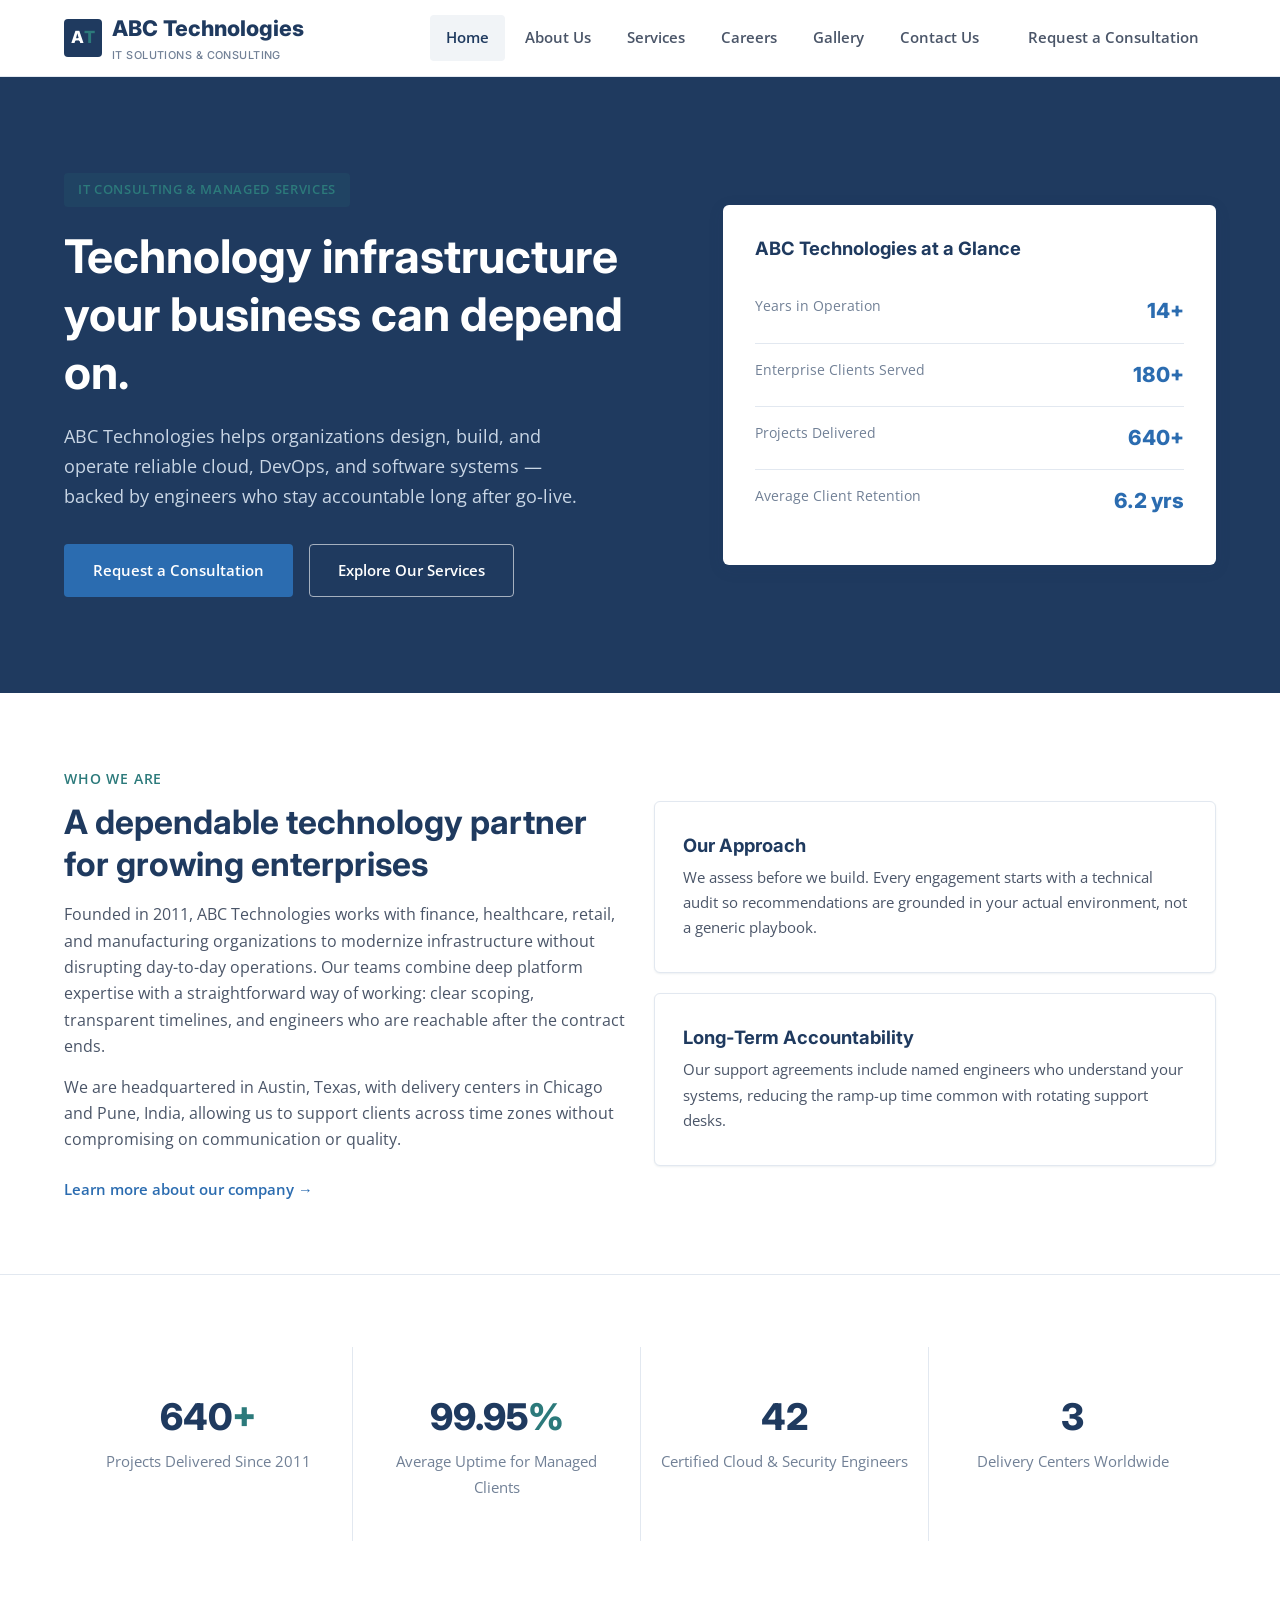
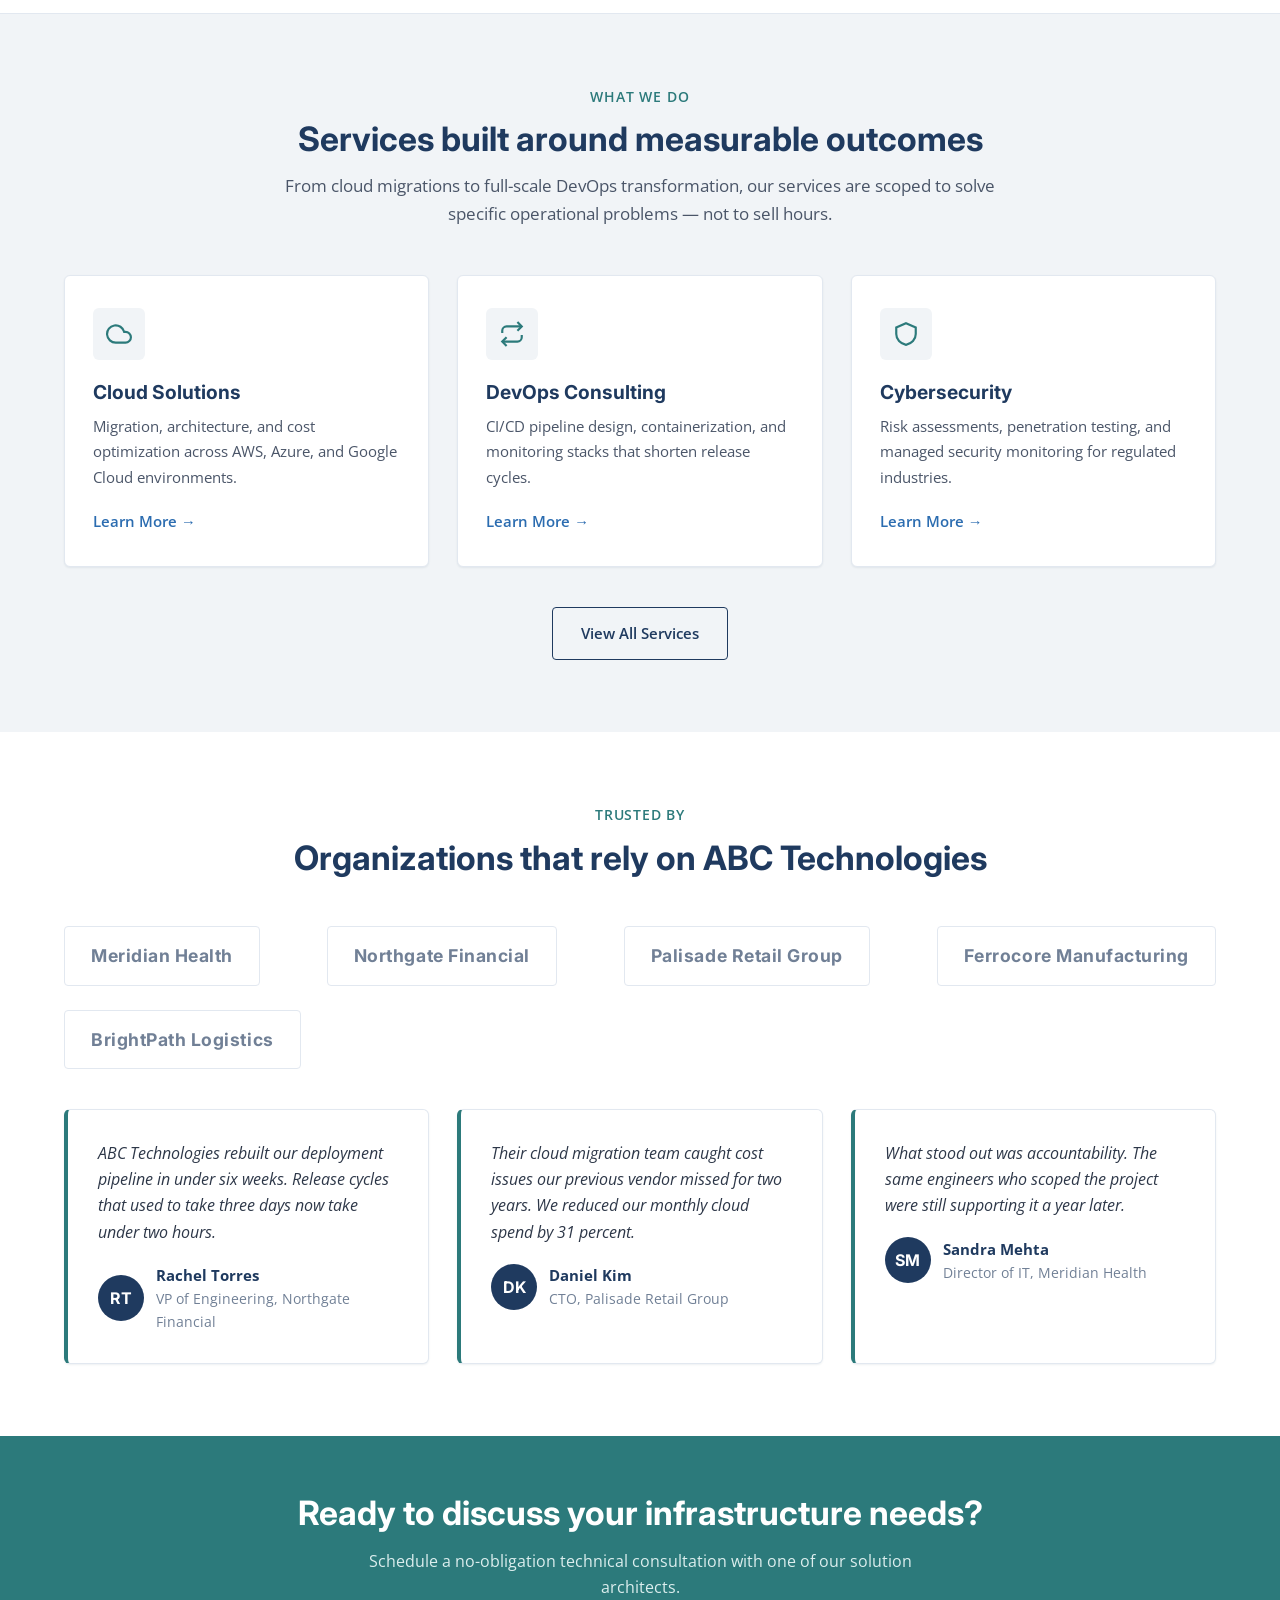
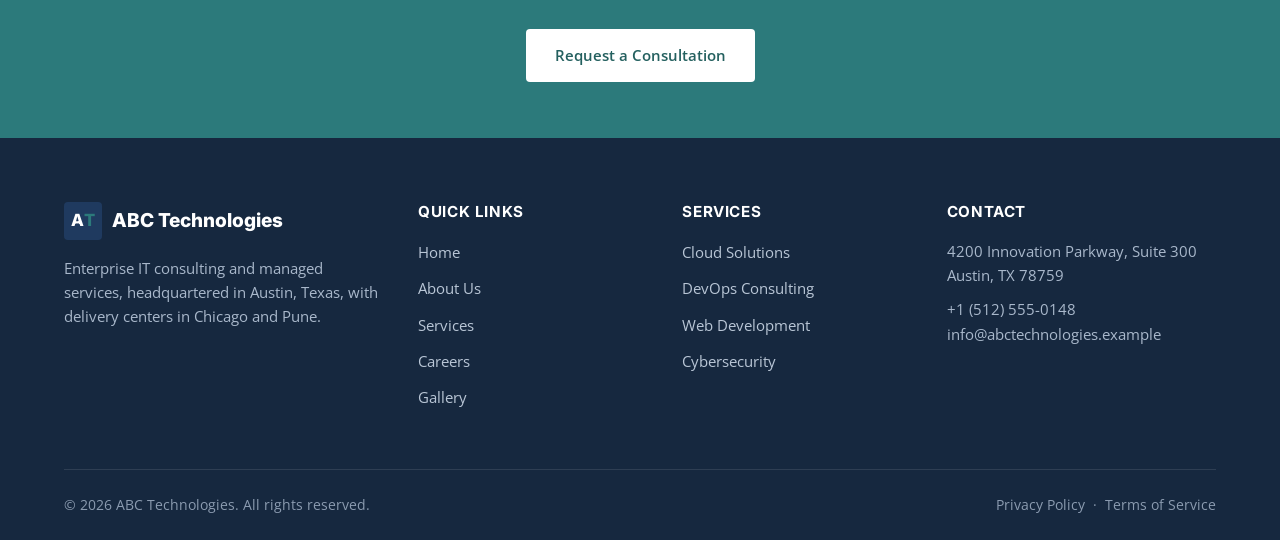
<file: src/main/resources/static/index.html>
<!DOCTYPE html>
<html lang="en">
<head>
  <meta charset="UTF-8">
  <meta name="viewport" content="width=device-width, initial-scale=1.0">
  <title>ABC Technologies | Enterprise IT Solutions &amp; Consulting</title>
  <meta name="description" content="ABC Technologies delivers cloud, DevOps, cybersecurity, and custom software solutions that help mid-size and enterprise organizations modernize with confidence.">
  <meta name="keywords" content="ABC Technologies, IT consulting, cloud solutions, DevOps consulting, cybersecurity, software development">
  <link rel="canonical" href="https://www.abctechnologies.example/">

  <!-- Open Graph -->
  <meta property="og:title" content="ABC Technologies | Enterprise IT Solutions & Consulting">
  <meta property="og:description" content="Cloud, DevOps, cybersecurity, and custom software solutions for growing enterprises.">
  <meta property="og:type" content="website">

  <link rel="preconnect" href="https://fonts.googleapis.com">
  <link rel="preconnect" href="https://fonts.gstatic.com" crossorigin>
  <link href="https://fonts.googleapis.com/css2?family=Inter:wght@600;700;800&family=Open+Sans:wght@400;600;700&display=swap" rel="stylesheet">
  <link rel="stylesheet" href="css/style.css">
</head>
<body>

  <a href="#main-content" class="skip-link">Skip to main content</a>

  <!-- ============ HEADER ============ -->
  <header class="site-header">
    <div class="header-inner">
      <a href="index.html" class="logo">
        <span class="logo-mark">A<span>T</span></span>
        <span>
          ABC Technologies
          <span class="logo-sub">IT SOLUTIONS &amp; CONSULTING</span>
        </span>
      </a>

      <nav class="main-nav" aria-label="Primary navigation">
        <ul>
          <li><a href="index.html" class="active">Home</a></li>
          <li><a href="about.html">About Us</a></li>
          <li><a href="services.html">Services</a></li>
          <li><a href="careers.html">Careers</a></li>
          <li><a href="gallery.html">Gallery</a></li>
          <li><a href="contact.html">Contact Us</a></li>
          <li class="nav-cta"><a href="contact.html" class="btn ">Request a Consultation</a></li>
        </ul>
      </nav>

      <button class="nav-toggle" aria-label="Toggle navigation menu" aria-expanded="false">
        <span></span><span></span><span></span>
      </button>
    </div>
  </header>

  <main id="main-content">

    <!-- ============ HERO ============ -->
    <section class="hero">
      <div class="container hero-inner">
        <div>
          <span class="hero-eyebrow">IT Consulting &amp; Managed Services</span>
          <h1>Technology infrastructure your business can depend on.</h1>
          <p class="lead">ABC Technologies helps organizations design, build, and operate reliable cloud, DevOps, and software systems — backed by engineers who stay accountable long after go-live.</p>
          <div class="hero-actions">
            <a href="contact.html" class="btn btn-primary">Request a Consultation</a>
            <a href="services.html" class="btn btn-secondary">Explore Our Services</a>
          </div>
        </div>

        <div class="hero-panel">
          <h4>ABC Technologies at a Glance</h4>
          <div class="hero-stat-row">
            <span class="label">Years in Operation</span>
            <span class="num">14+</span>
          </div>
          <div class="hero-stat-row">
            <span class="label">Enterprise Clients Served</span>
            <span class="num">180+</span>
          </div>
          <div class="hero-stat-row">
            <span class="label">Projects Delivered</span>
            <span class="num">640+</span>
          </div>
          <div class="hero-stat-row">
            <span class="label">Average Client Retention</span>
            <span class="num">6.2 yrs</span>
          </div>
        </div>
      </div>
    </section>

    <!-- ============ COMPANY OVERVIEW ============ -->
    <section>
      <div class="container">
        <div class="grid grid-2" style="align-items:center;">
          <div>
            <span class="eyebrow" style="color:var(--color-teal); font-weight:600; letter-spacing:0.06em; text-transform:uppercase; font-size:0.85rem;">Who We Are</span>
            <h2 style="margin-top:10px;">A dependable technology partner for growing enterprises</h2>
            <p style="margin-top:16px;">Founded in 2011, ABC Technologies works with finance, healthcare, retail, and manufacturing organizations to modernize infrastructure without disrupting day-to-day operations. Our teams combine deep platform expertise with a straightforward way of working: clear scoping, transparent timelines, and engineers who are reachable after the contract ends.</p>
            <p style="margin-top:14px;">We are headquartered in Austin, Texas, with delivery centers in Chicago and Pune, India, allowing us to support clients across time zones without compromising on communication or quality.</p>
            <a href="about.html" class="card-link mt-24" style="display:inline-flex;">Learn more about our company &rarr;</a>
          </div>
          <div>
            <div class="card" style="margin-bottom:20px;">
              <h4>Our Approach</h4>
              <p style="margin-top:8px; margin-bottom:0;">We assess before we build. Every engagement starts with a technical audit so recommendations are grounded in your actual environment, not a generic playbook.</p>
            </div>
            <div class="card">
              <h4>Long-Term Accountability</h4>
              <p style="margin-top:8px; margin-bottom:0;">Our support agreements include named engineers who understand your systems, reducing the ramp-up time common with rotating support desks.</p>
            </div>
          </div>
        </div>
      </div>
    </section>

    <!-- ============ KEY ACHIEVEMENTS ============ -->
    <section class="stats-bar">
      <div class="container">
        <div class="grid grid-4">
          <div class="stat-item">
            <span class="num">640<span class="accent">+</span></span>
            <span class="label">Projects Delivered Since 2011</span>
          </div>
          <div class="stat-item">
            <span class="num">99.95<span class="accent">%</span></span>
            <span class="label">Average Uptime for Managed Clients</span>
          </div>
          <div class="stat-item">
            <span class="num">42</span>
            <span class="label">Certified Cloud &amp; Security Engineers</span>
          </div>
          <div class="stat-item">
            <span class="num">3</span>
            <span class="label">Delivery Centers Worldwide</span>
          </div>
        </div>
      </div>
    </section>

    <!-- ============ FEATURED SERVICES ============ -->
    <section class="section-alt">
      <div class="container">
        <div class="section-header">
          <span class="eyebrow">What We Do</span>
          <h2>Services built around measurable outcomes</h2>
          <p>From cloud migrations to full-scale DevOps transformation, our services are scoped to solve specific operational problems — not to sell hours.</p>
        </div>

        <div class="grid grid-3">
          <div class="card">
            <div class="icon-box">
              <svg viewBox="0 0 24 24" fill="none" stroke="currentColor" stroke-width="2"><path d="M18 10h-1.26A8 8 0 1 0 9 20h9a5 5 0 0 0 0-10z"/></svg>
            </div>
            <h3>Cloud Solutions</h3>
            <p>Migration, architecture, and cost optimization across AWS, Azure, and Google Cloud environments.</p>
            <a href="services.html#cloud-solutions" class="card-link">Learn More &rarr;</a>
          </div>

          <div class="card">
            <div class="icon-box">
              <svg viewBox="0 0 24 24" fill="none" stroke="currentColor" stroke-width="2"><path d="M17 1l4 4-4 4"/><path d="M3 11V9a4 4 0 0 1 4-4h14"/><path d="M7 23l-4-4 4-4"/><path d="M21 13v2a4 4 0 0 1-4 4H3"/></svg>
            </div>
            <h3>DevOps Consulting</h3>
            <p>CI/CD pipeline design, containerization, and monitoring stacks that shorten release cycles.</p>
            <a href="services.html#devops-consulting" class="card-link">Learn More &rarr;</a>
          </div>

          <div class="card">
            <div class="icon-box">
              <svg viewBox="0 0 24 24" fill="none" stroke="currentColor" stroke-width="2"><path d="M12 2l9 4v6c0 5-3.8 9-9 10-5.2-1-9-5-9-10V6z"/></svg>
            </div>
            <h3>Cybersecurity</h3>
            <p>Risk assessments, penetration testing, and managed security monitoring for regulated industries.</p>
            <a href="services.html#cybersecurity" class="card-link">Learn More &rarr;</a>
          </div>
        </div>

        <div class="text-center mt-40">
          <a href="services.html" class="btn btn-outline">View All Services</a>
        </div>
      </div>
    </section>

    <!-- ============ CLIENT TRUST INDICATORS ============ -->
    <section>
      <div class="container">
        <div class="section-header">
          <span class="eyebrow">Trusted By</span>
          <h2>Organizations that rely on ABC Technologies</h2>
        </div>

        <div class="trust-strip">
          <div class="trust-logo">Meridian Health</div>
          <div class="trust-logo">Northgate Financial</div>
          <div class="trust-logo">Palisade Retail Group</div>
          <div class="trust-logo">Ferrocore Manufacturing</div>
          <div class="trust-logo">BrightPath Logistics</div>
        </div>

        <div class="grid grid-3 mt-40">
          <div class="testimonial-card">
            <p class="quote">ABC Technologies rebuilt our deployment pipeline in under six weeks. Release cycles that used to take three days now take under two hours.</p>
            <div class="testimonial-author">
              <div class="author-avatar">RT</div>
              <div>
                <div class="author-name">Rachel Torres</div>
                <div class="author-role">VP of Engineering, Northgate Financial</div>
              </div>
            </div>
          </div>

          <div class="testimonial-card">
            <p class="quote">Their cloud migration team caught cost issues our previous vendor missed for two years. We reduced our monthly cloud spend by 31 percent.</p>
            <div class="testimonial-author">
              <div class="author-avatar">DK</div>
              <div>
                <div class="author-name">Daniel Kim</div>
                <div class="author-role">CTO, Palisade Retail Group</div>
              </div>
            </div>
          </div>

          <div class="testimonial-card">
            <p class="quote">What stood out was accountability. The same engineers who scoped the project were still supporting it a year later.</p>
            <div class="testimonial-author">
              <div class="author-avatar">SM</div>
              <div>
                <div class="author-name">Sandra Mehta</div>
                <div class="author-role">Director of IT, Meridian Health</div>
              </div>
            </div>
          </div>
        </div>
      </div>
    </section>

    <!-- ============ CALL TO ACTION ============ -->
    <section class="cta-band">
      <div class="container">
        <h2>Ready to discuss your infrastructure needs?</h2>
        <p>Schedule a no-obligation technical consultation with one of our solution architects.</p>
        <a href="contact.html" class="btn" style="background-color:var(--color-white); color:var(--color-teal-dark);">Request a Consultation</a>
      </div>
    </section>

  </main>

  <!-- ============ FOOTER ============ -->
  <footer class="site-footer">
    <div class="container">
      <div class="footer-grid">
        <div class="footer-col">
          <div class="footer-logo">
            <span class="logo-mark">A<span>T</span></span>
            ABC Technologies
          </div>
          <p>Enterprise IT consulting and managed services, headquartered in Austin, Texas, with delivery centers in Chicago and Pune.</p>
        </div>

        <div class="footer-col">
          <h5>Quick Links</h5>
          <ul>
            <li><a href="index.html">Home</a></li>
            <li><a href="about.html">About Us</a></li>
            <li><a href="services.html">Services</a></li>
            <li><a href="careers.html">Careers</a></li>
            <li><a href="gallery.html">Gallery</a></li>
          </ul>
        </div>

        <div class="footer-col">
          <h5>Services</h5>
          <ul>
            <li><a href="services.html#cloud-solutions">Cloud Solutions</a></li>
            <li><a href="services.html#devops-consulting">DevOps Consulting</a></li>
            <li><a href="services.html#web-development">Web Development</a></li>
            <li><a href="services.html#cybersecurity">Cybersecurity</a></li>
          </ul>
        </div>

        <div class="footer-col">
          <h5>Contact</h5>
          <p>4200 Innovation Parkway, Suite 300<br>Austin, TX 78759</p>
          <p style="margin-top:10px;">+1 (512) 555-0148<br>info@abctechnologies.example</p>
        </div>
      </div>

      <div class="footer-bottom">
        <span>&copy; <span id="current-year">2026</span> ABC Technologies. All rights reserved.</span>
        <span>
          <a href="contact.html">Privacy Policy</a> &nbsp;&middot;&nbsp;
          <a href="contact.html">Terms of Service</a>
        </span>
      </div>
    </div>
  </footer>

  <script src="js/main.js"></script>
</body>
</html>
</file>
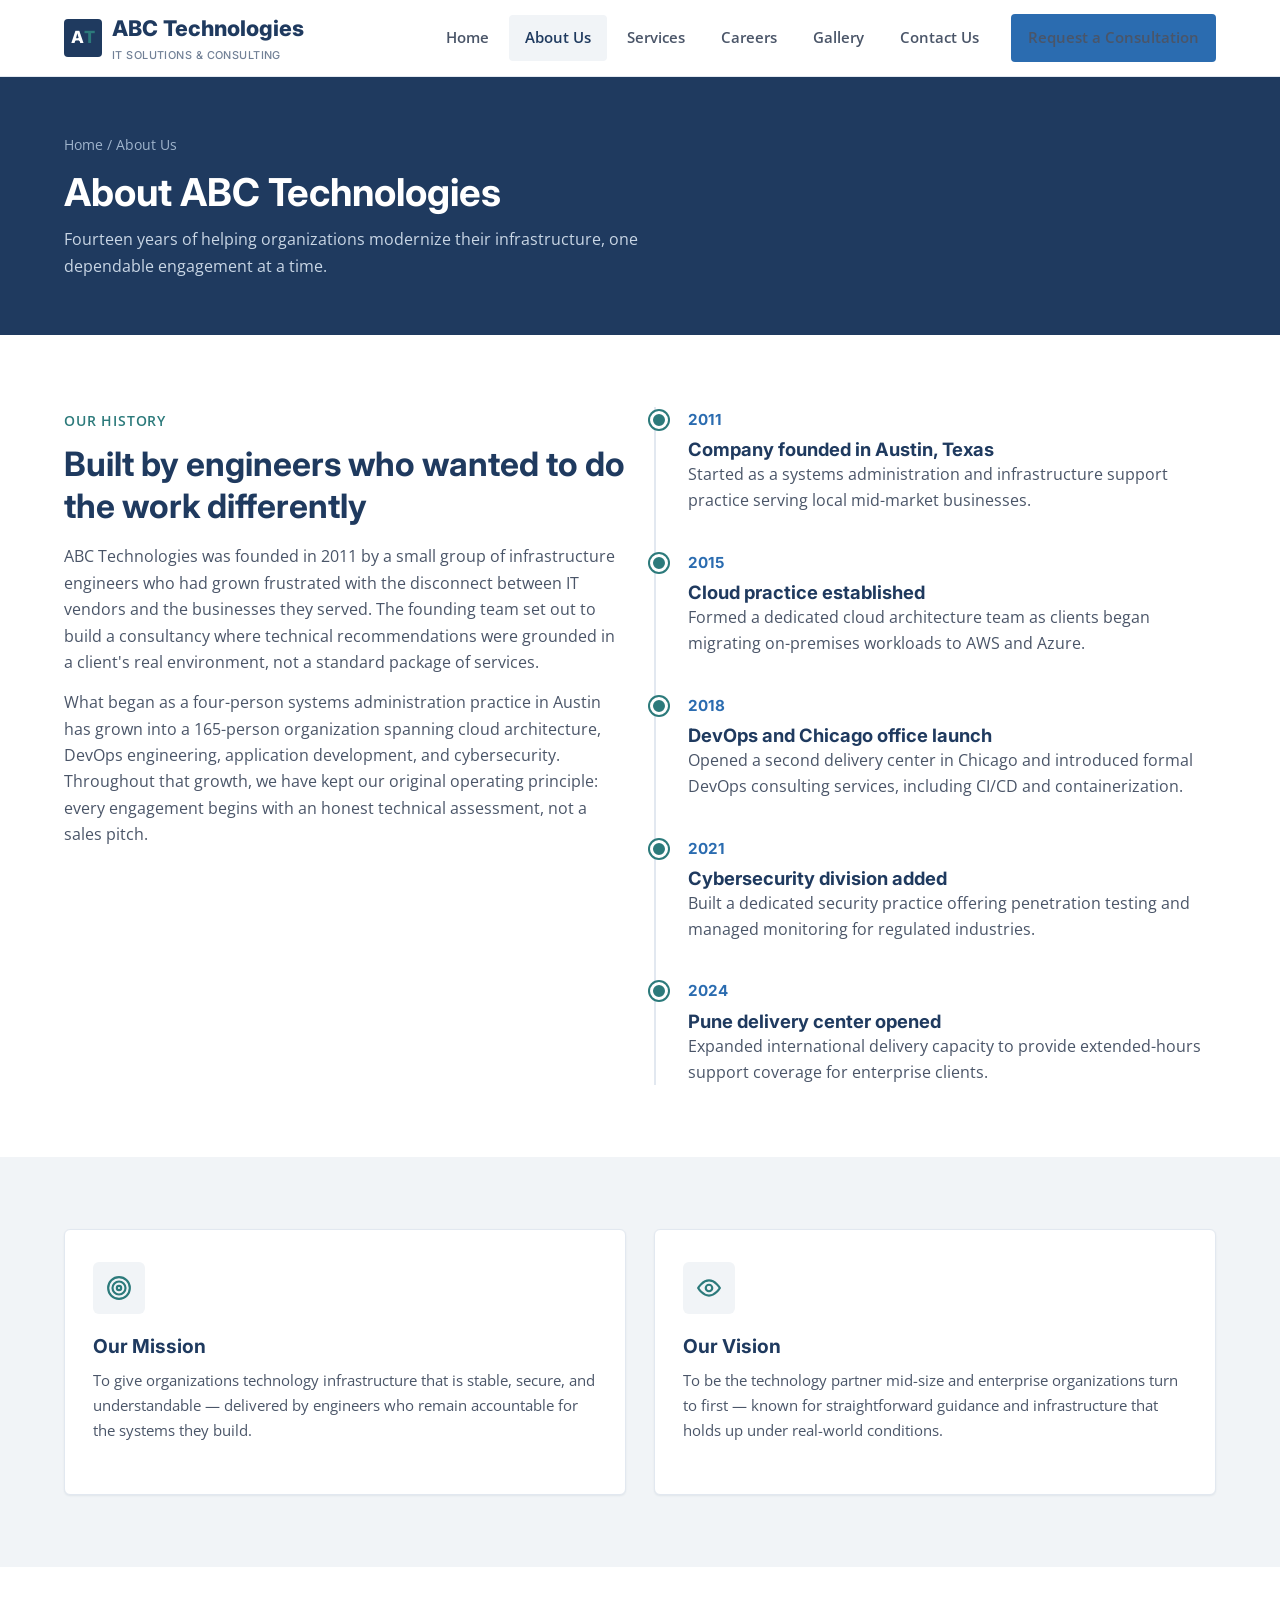
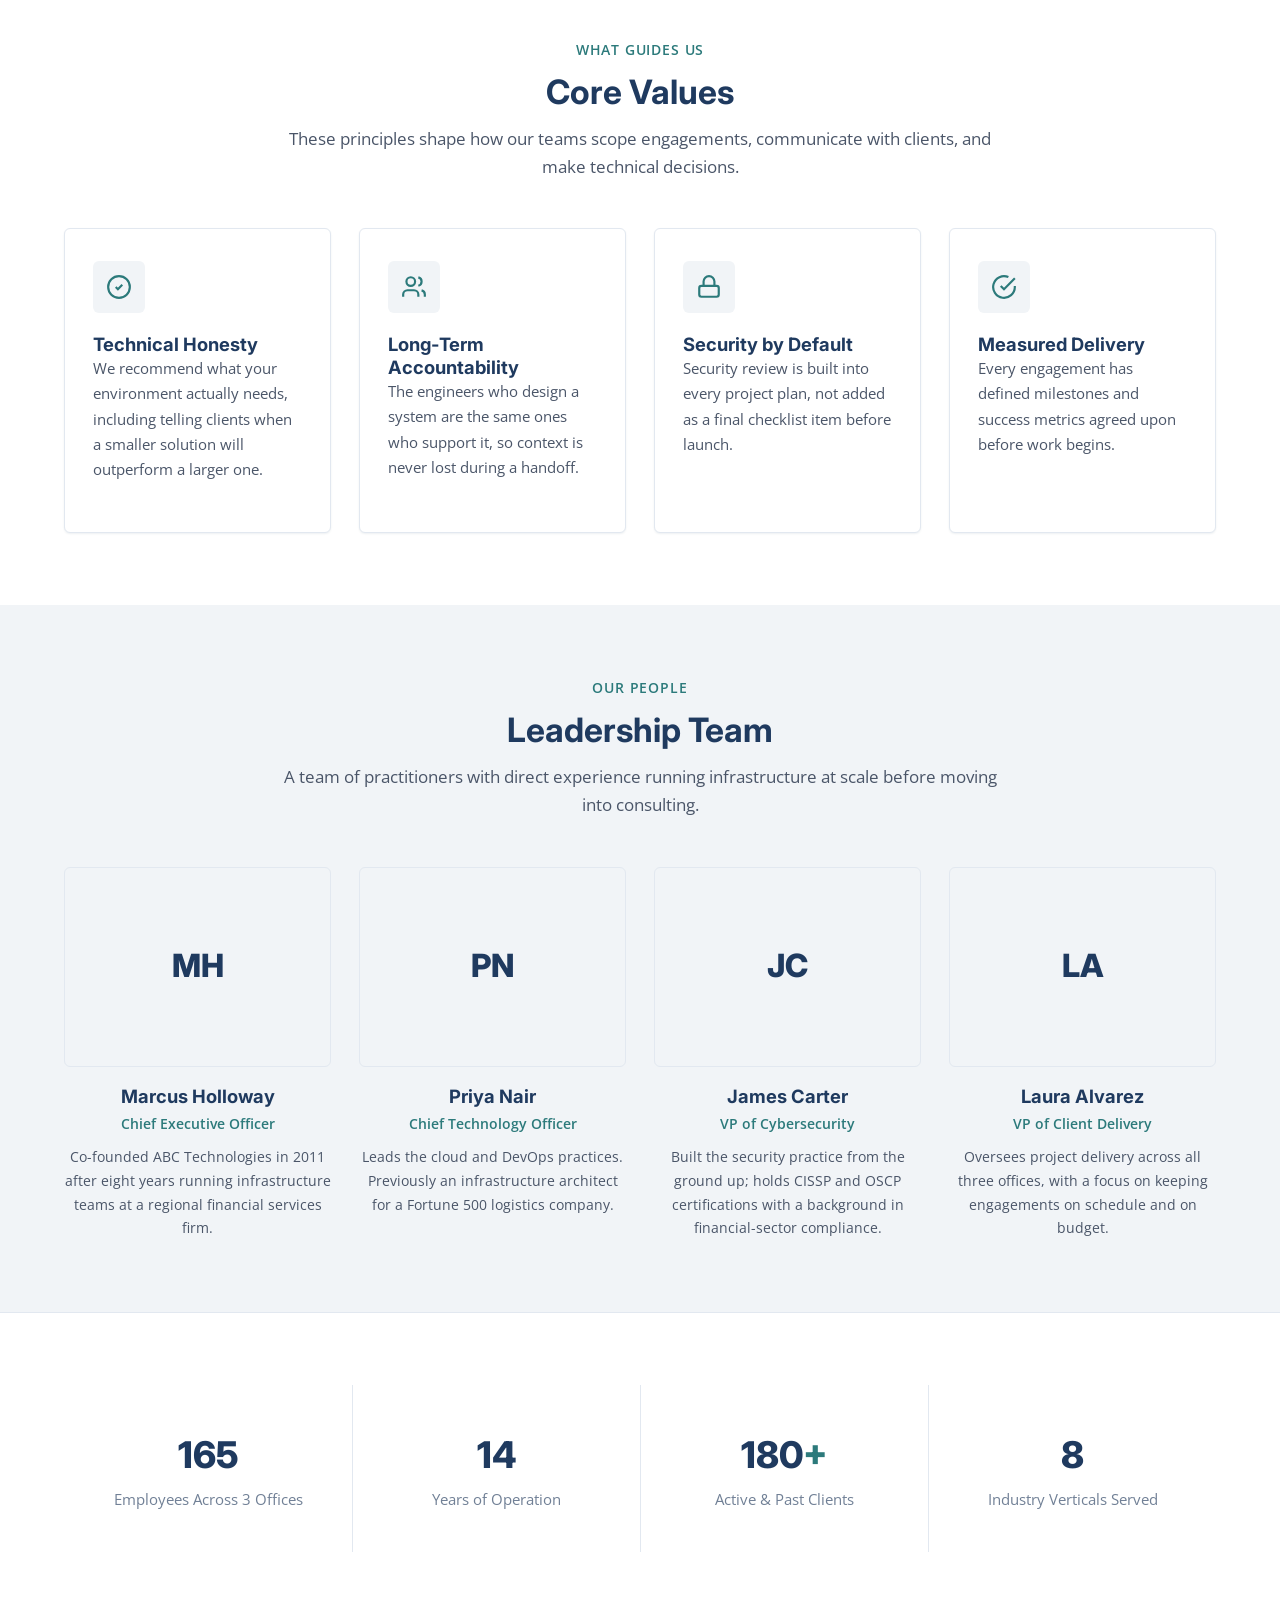
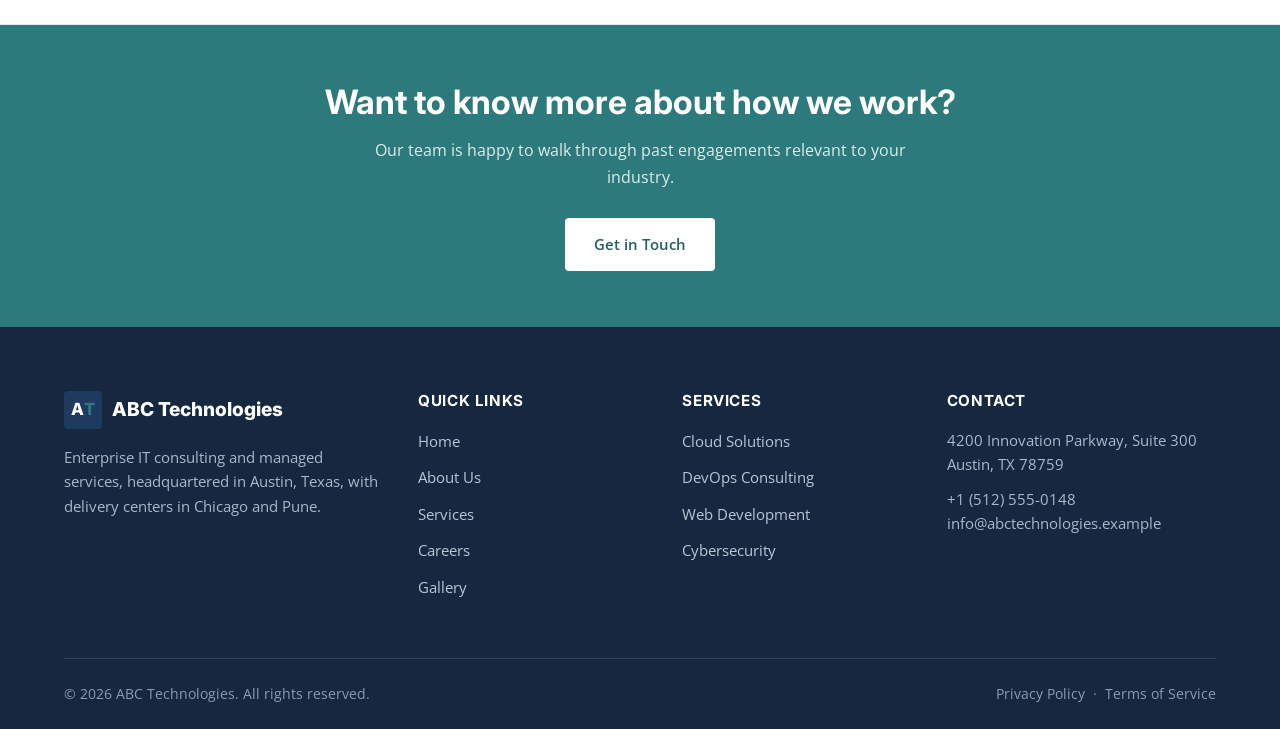
<file: src/main/resources/static/about.html>
<!DOCTYPE html>
<html lang="en">
<head>
  <meta charset="UTF-8">
  <meta name="viewport" content="width=device-width, initial-scale=1.0">
  <title>About Us | ABC Technologies</title>
  <meta name="description" content="Learn about ABC Technologies' history, mission, core values, and the leadership team driving our IT consulting practice since 2011.">
  <link rel="canonical" href="https://www.abctechnologies.example/about.html">

  <link rel="preconnect" href="https://fonts.googleapis.com">
  <link rel="preconnect" href="https://fonts.gstatic.com" crossorigin>
  <link href="https://fonts.googleapis.com/css2?family=Inter:wght@600;700;800&family=Open+Sans:wght@400;600;700&display=swap" rel="stylesheet">
  <link rel="stylesheet" href="css/style.css">
</head>
<body>

  <a href="#main-content" class="skip-link">Skip to main content</a>

  <!-- ============ HEADER ============ -->
  <header class="site-header">
    <div class="header-inner">
      <a href="index.html" class="logo">
        <span class="logo-mark">A<span>T</span></span>
        <span>
          ABC Technologies
          <span class="logo-sub">IT SOLUTIONS &amp; CONSULTING</span>
        </span>
      </a>

      <nav class="main-nav" aria-label="Primary navigation">
        <ul>
          <li><a href="index.html">Home</a></li>
          <li><a href="about.html" class="active">About Us</a></li>
          <li><a href="services.html">Services</a></li>
          <li><a href="careers.html">Careers</a></li>
          <li><a href="gallery.html">Gallery</a></li>
          <li><a href="contact.html">Contact Us</a></li>
          <li class="nav-cta"><a href="contact.html" class="btn btn-primary">Request a Consultation</a></li>
        </ul>
      </nav>

      <button class="nav-toggle" aria-label="Toggle navigation menu" aria-expanded="false">
        <span></span><span></span><span></span>
      </button>
    </div>
  </header>

  <main id="main-content">

    <!-- ============ PAGE HEADER ============ -->
    <section class="page-header">
      <div class="container">
        <div class="breadcrumb"><a href="index.html">Home</a> / About Us</div>
        <h1>About ABC Technologies</h1>
        <p>Fourteen years of helping organizations modernize their infrastructure, one dependable engagement at a time.</p>
      </div>
    </section>

    <!-- ============ COMPANY HISTORY ============ -->
    <section>
      <div class="container">
        <div class="grid grid-2" style="align-items:flex-start;">
          <div>
            <span class="eyebrow" style="color:var(--color-teal); font-weight:600; letter-spacing:0.06em; text-transform:uppercase; font-size:0.85rem;">Our History</span>
            <h2 style="margin-top:10px;">Built by engineers who wanted to do the work differently</h2>
            <p style="margin-top:16px;">ABC Technologies was founded in 2011 by a small group of infrastructure engineers who had grown frustrated with the disconnect between IT vendors and the businesses they served. The founding team set out to build a consultancy where technical recommendations were grounded in a client's real environment, not a standard package of services.</p>
            <p style="margin-top:14px;">What began as a four-person systems administration practice in Austin has grown into a 165-person organization spanning cloud architecture, DevOps engineering, application development, and cybersecurity. Throughout that growth, we have kept our original operating principle: every engagement begins with an honest technical assessment, not a sales pitch.</p>
          </div>

          <div class="timeline">
            <div class="timeline-item">
              <div class="timeline-year">2011</div>
              <h4>Company founded in Austin, Texas</h4>
              <p>Started as a systems administration and infrastructure support practice serving local mid-market businesses.</p>
            </div>
            <div class="timeline-item">
              <div class="timeline-year">2015</div>
              <h4>Cloud practice established</h4>
              <p>Formed a dedicated cloud architecture team as clients began migrating on-premises workloads to AWS and Azure.</p>
            </div>
            <div class="timeline-item">
              <div class="timeline-year">2018</div>
              <h4>DevOps and Chicago office launch</h4>
              <p>Opened a second delivery center in Chicago and introduced formal DevOps consulting services, including CI/CD and containerization.</p>
            </div>
            <div class="timeline-item">
              <div class="timeline-year">2021</div>
              <h4>Cybersecurity division added</h4>
              <p>Built a dedicated security practice offering penetration testing and managed monitoring for regulated industries.</p>
            </div>
            <div class="timeline-item">
              <div class="timeline-year">2024</div>
              <h4>Pune delivery center opened</h4>
              <p>Expanded international delivery capacity to provide extended-hours support coverage for enterprise clients.</p>
            </div>
          </div>
        </div>
      </div>
    </section>

    <!-- ============ MISSION & VISION ============ -->
    <section class="section-alt">
      <div class="container">
        <div class="grid grid-2">
          <div class="card">
            <div class="icon-box">
              <svg viewBox="0 0 24 24" fill="none" stroke="currentColor" stroke-width="2"><circle cx="12" cy="12" r="10"/><circle cx="12" cy="12" r="6"/><circle cx="12" cy="12" r="2"/></svg>
            </div>
            <h3>Our Mission</h3>
            <p>To give organizations technology infrastructure that is stable, secure, and understandable — delivered by engineers who remain accountable for the systems they build.</p>
          </div>

          <div class="card">
            <div class="icon-box">
              <svg viewBox="0 0 24 24" fill="none" stroke="currentColor" stroke-width="2"><path d="M2 12s4-7 10-7 10 7 10 7-4 7-10 7-10-7-10-7z"/><circle cx="12" cy="12" r="3"/></svg>
            </div>
            <h3>Our Vision</h3>
            <p>To be the technology partner mid-size and enterprise organizations turn to first — known for straightforward guidance and infrastructure that holds up under real-world conditions.</p>
          </div>
        </div>
      </div>
    </section>

    <!-- ============ CORE VALUES ============ -->
    <section>
      <div class="container">
        <div class="section-header">
          <span class="eyebrow">What Guides Us</span>
          <h2>Core Values</h2>
          <p>These principles shape how our teams scope engagements, communicate with clients, and make technical decisions.</p>
        </div>

        <div class="grid grid-4">
          <div class="card value-card">
            <div class="icon-box">
              <svg viewBox="0 0 24 24" fill="none" stroke="currentColor" stroke-width="2"><path d="M9 12l2 2 4-4"/><circle cx="12" cy="12" r="10"/></svg>
            </div>
            <h4>Technical Honesty</h4>
            <p>We recommend what your environment actually needs, including telling clients when a smaller solution will outperform a larger one.</p>
          </div>

          <div class="card value-card">
            <div class="icon-box">
              <svg viewBox="0 0 24 24" fill="none" stroke="currentColor" stroke-width="2"><path d="M16 21v-2a4 4 0 0 0-4-4H6a4 4 0 0 0-4 4v2"/><circle cx="9" cy="7" r="4"/><path d="M22 21v-2a4 4 0 0 0-3-3.87"/><path d="M16 3.13a4 4 0 0 1 0 7.75"/></svg>
            </div>
            <h4>Long-Term Accountability</h4>
            <p>The engineers who design a system are the same ones who support it, so context is never lost during a handoff.</p>
          </div>

          <div class="card value-card">
            <div class="icon-box">
              <svg viewBox="0 0 24 24" fill="none" stroke="currentColor" stroke-width="2"><rect x="3" y="11" width="18" height="10" rx="2"/><path d="M7 11V7a5 5 0 0 1 10 0v4"/></svg>
            </div>
            <h4>Security by Default</h4>
            <p>Security review is built into every project plan, not added as a final checklist item before launch.</p>
          </div>

          <div class="card value-card">
            <div class="icon-box">
              <svg viewBox="0 0 24 24" fill="none" stroke="currentColor" stroke-width="2"><path d="M22 11.08V12a10 10 0 1 1-5.93-9.14"/><polyline points="22 4 12 14.01 9 11.01"/></svg>
            </div>
            <h4>Measured Delivery</h4>
            <p>Every engagement has defined milestones and success metrics agreed upon before work begins.</p>
          </div>
        </div>
      </div>
    </section>

    <!-- ============ LEADERSHIP TEAM ============ -->
    <section class="section-alt">
      <div class="container">
        <div class="section-header">
          <span class="eyebrow">Our People</span>
          <h2>Leadership Team</h2>
          <p>A team of practitioners with direct experience running infrastructure at scale before moving into consulting.</p>
        </div>

        <div class="grid grid-4">
          <div class="leader-card">
            <div class="leader-photo">MH</div>
            <h4>Marcus Holloway</h4>
            <div class="leader-role">Chief Executive Officer</div>
            <p class="bio">Co-founded ABC Technologies in 2011 after eight years running infrastructure teams at a regional financial services firm.</p>
          </div>

          <div class="leader-card">
            <div class="leader-photo">PN</div>
            <h4>Priya Nair</h4>
            <div class="leader-role">Chief Technology Officer</div>
            <p class="bio">Leads the cloud and DevOps practices. Previously an infrastructure architect for a Fortune 500 logistics company.</p>
          </div>

          <div class="leader-card">
            <div class="leader-photo">JC</div>
            <h4>James Carter</h4>
            <div class="leader-role">VP of Cybersecurity</div>
            <p class="bio">Built the security practice from the ground up; holds CISSP and OSCP certifications with a background in financial-sector compliance.</p>
          </div>

          <div class="leader-card">
            <div class="leader-photo">LA</div>
            <h4>Laura Alvarez</h4>
            <div class="leader-role">VP of Client Delivery</div>
            <p class="bio">Oversees project delivery across all three offices, with a focus on keeping engagements on schedule and on budget.</p>
          </div>
        </div>
      </div>
    </section>

    <!-- ============ COMPANY STATISTICS ============ -->
    <section class="stats-bar">
      <div class="container">
        <div class="grid grid-4">
          <div class="stat-item">
            <span class="num">165</span>
            <span class="label">Employees Across 3 Offices</span>
          </div>
          <div class="stat-item">
            <span class="num">14</span>
            <span class="label">Years of Operation</span>
          </div>
          <div class="stat-item">
            <span class="num">180<span class="accent">+</span></span>
            <span class="label">Active &amp; Past Clients</span>
          </div>
          <div class="stat-item">
            <span class="num">8</span>
            <span class="label">Industry Verticals Served</span>
          </div>
        </div>
      </div>
    </section>

    <!-- ============ CTA ============ -->
    <section class="cta-band">
      <div class="container">
        <h2>Want to know more about how we work?</h2>
        <p>Our team is happy to walk through past engagements relevant to your industry.</p>
        <a href="contact.html" class="btn" style="background-color:var(--color-white); color:var(--color-teal-dark);">Get in Touch</a>
      </div>
    </section>

  </main>

  <!-- ============ FOOTER ============ -->
  <footer class="site-footer">
    <div class="container">
      <div class="footer-grid">
        <div class="footer-col">
          <div class="footer-logo">
            <span class="logo-mark">A<span>T</span></span>
            ABC Technologies
          </div>
          <p>Enterprise IT consulting and managed services, headquartered in Austin, Texas, with delivery centers in Chicago and Pune.</p>
        </div>

        <div class="footer-col">
          <h5>Quick Links</h5>
          <ul>
            <li><a href="index.html">Home</a></li>
            <li><a href="about.html">About Us</a></li>
            <li><a href="services.html">Services</a></li>
            <li><a href="careers.html">Careers</a></li>
            <li><a href="gallery.html">Gallery</a></li>
          </ul>
        </div>

        <div class="footer-col">
          <h5>Services</h5>
          <ul>
            <li><a href="services.html#cloud-solutions">Cloud Solutions</a></li>
            <li><a href="services.html#devops-consulting">DevOps Consulting</a></li>
            <li><a href="services.html#web-development">Web Development</a></li>
            <li><a href="services.html#cybersecurity">Cybersecurity</a></li>
          </ul>
        </div>

        <div class="footer-col">
          <h5>Contact</h5>
          <p>4200 Innovation Parkway, Suite 300<br>Austin, TX 78759</p>
          <p style="margin-top:10px;">+1 (512) 555-0148<br>info@abctechnologies.example</p>
        </div>
      </div>

      <div class="footer-bottom">
        <span>&copy; <span id="current-year">2026</span> ABC Technologies. All rights reserved.</span>
        <span>
          <a href="contact.html">Privacy Policy</a> &nbsp;&middot;&nbsp;
          <a href="contact.html">Terms of Service</a>
        </span>
      </div>
    </div>
  </footer>

  <script src="js/main.js"></script>
</body>
</html>
</file>
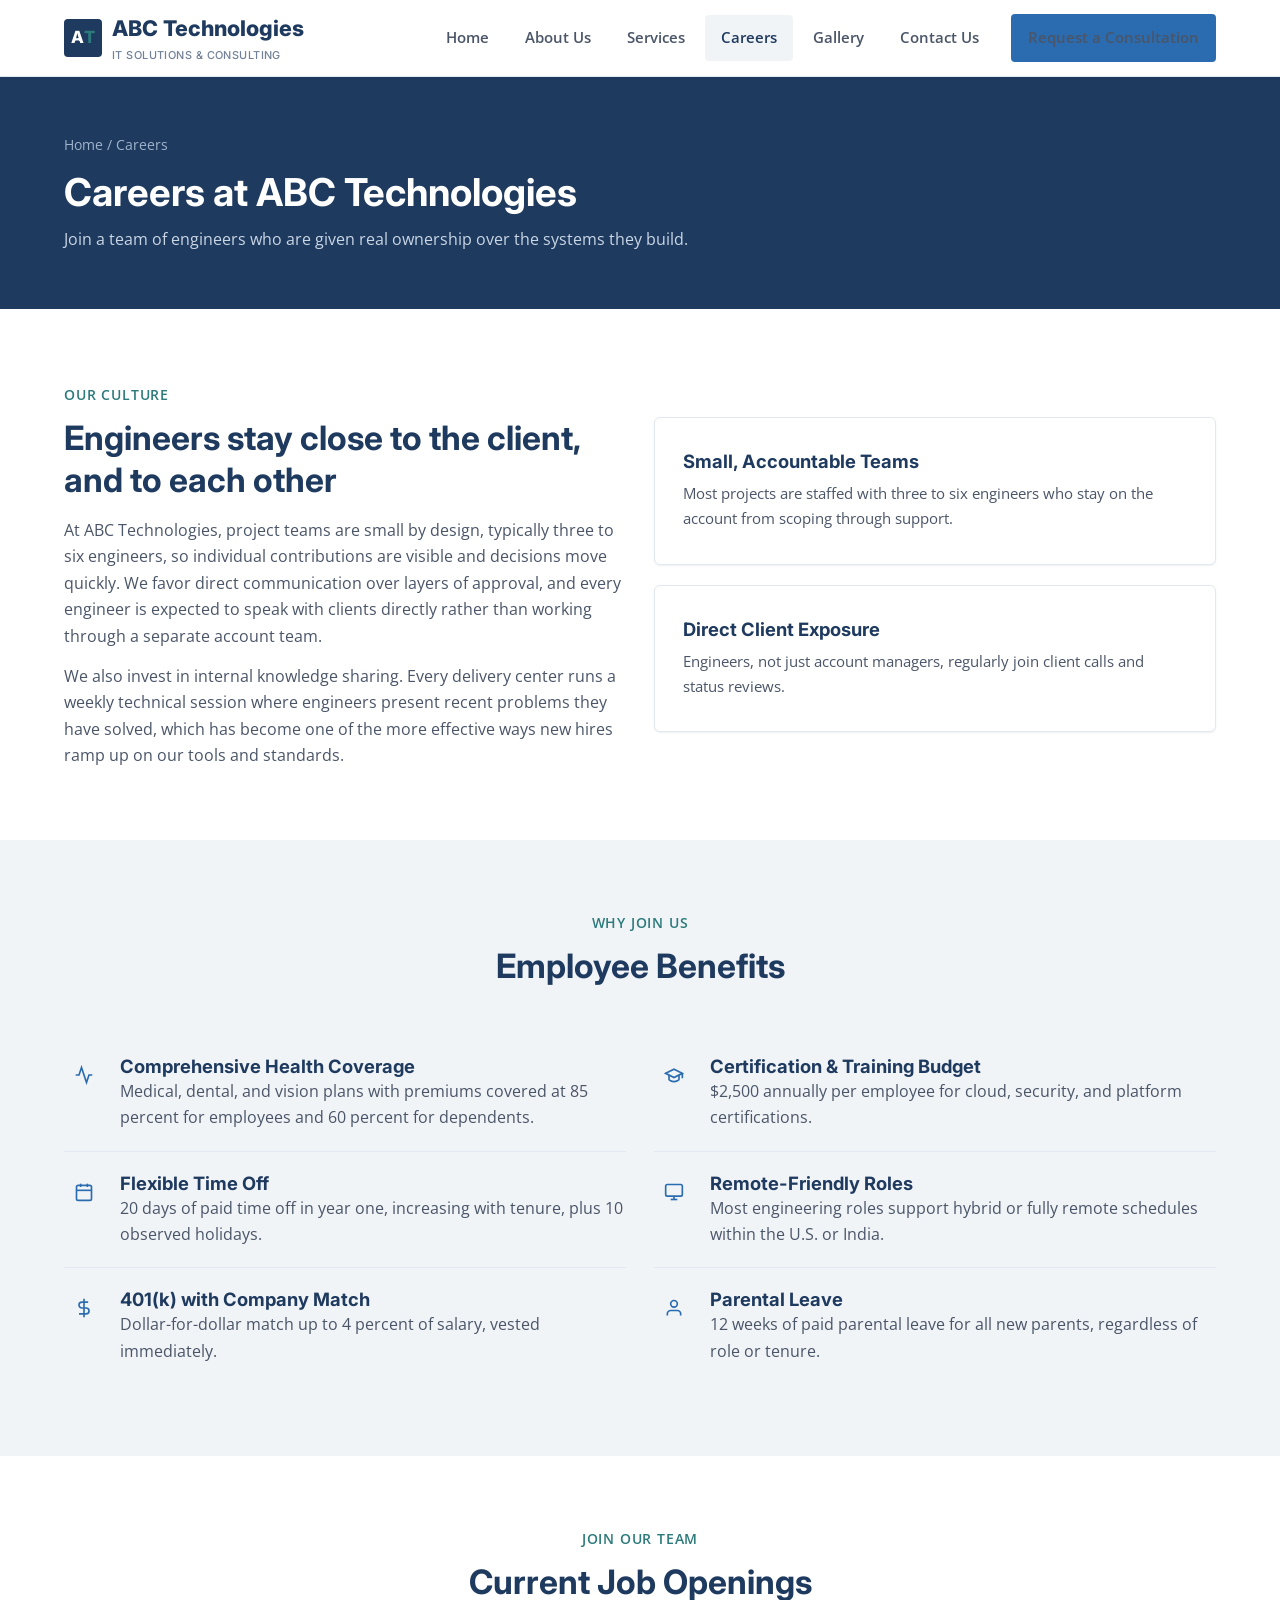
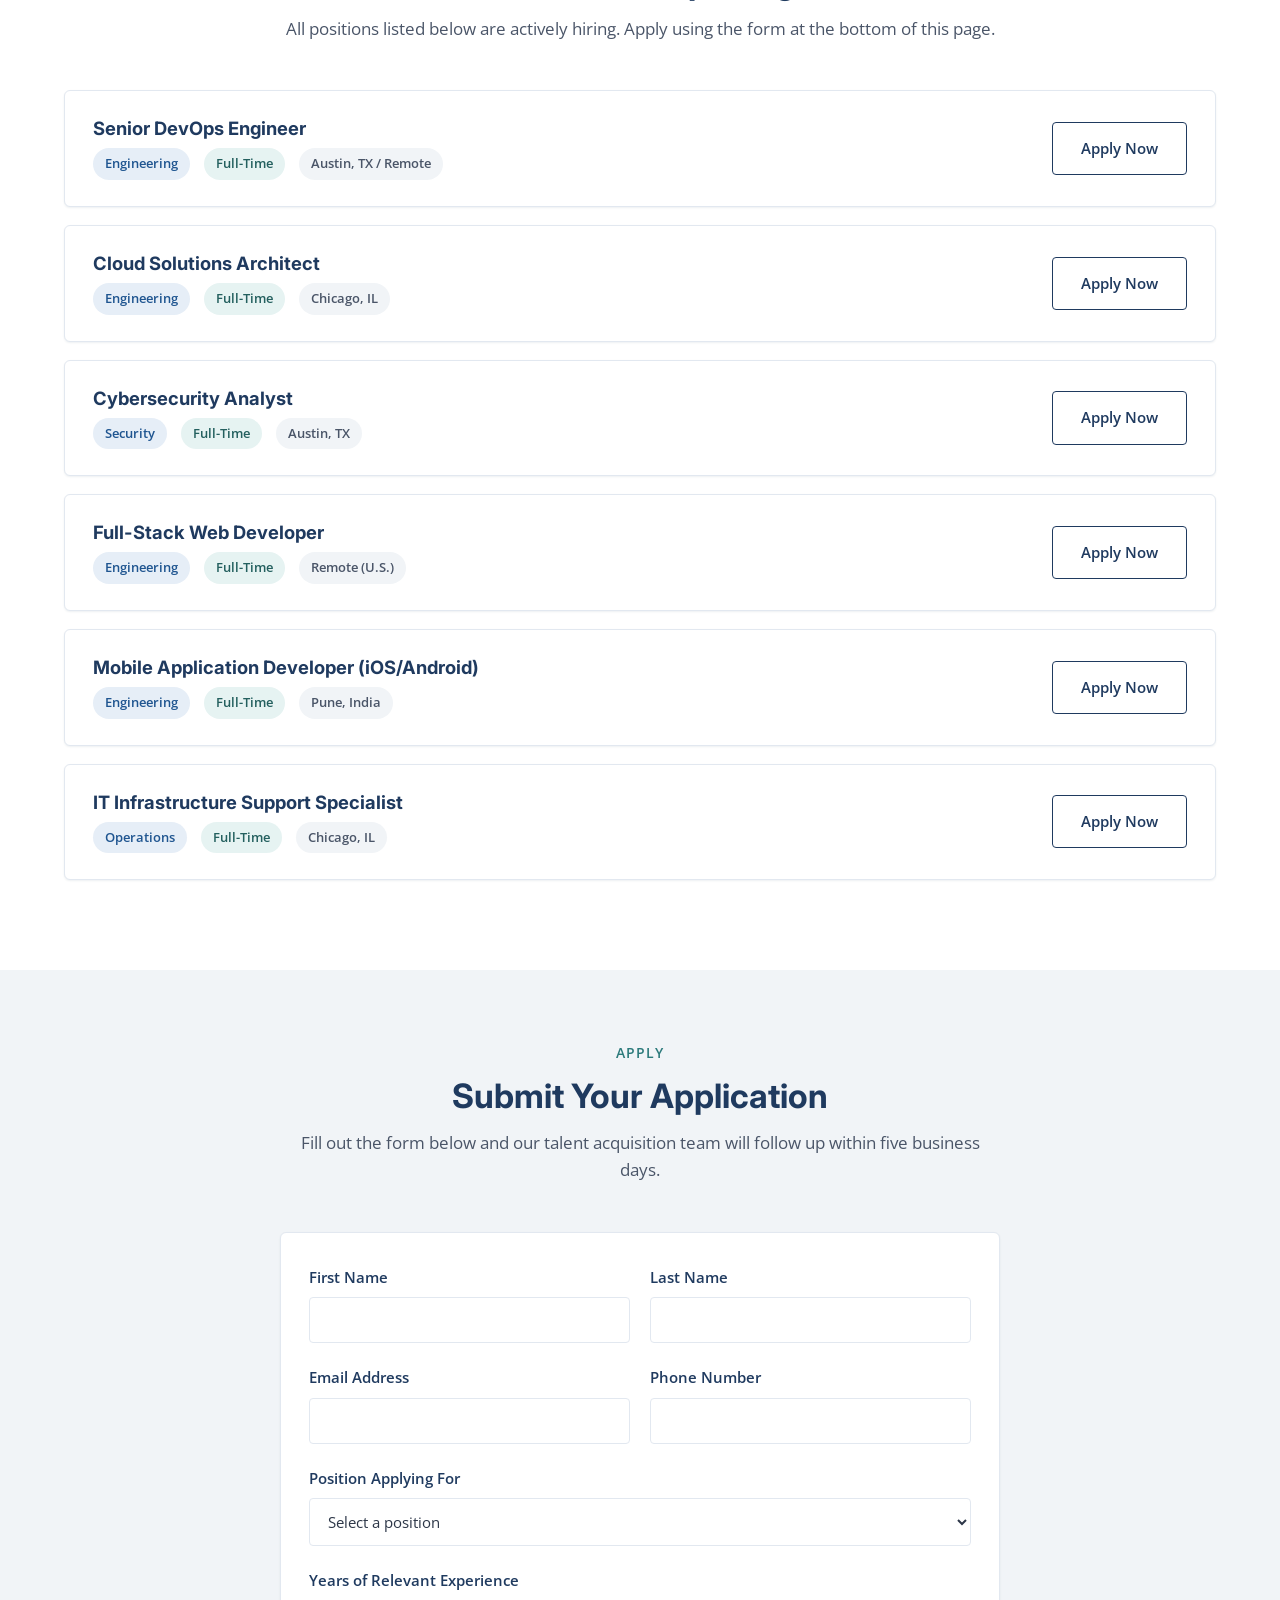
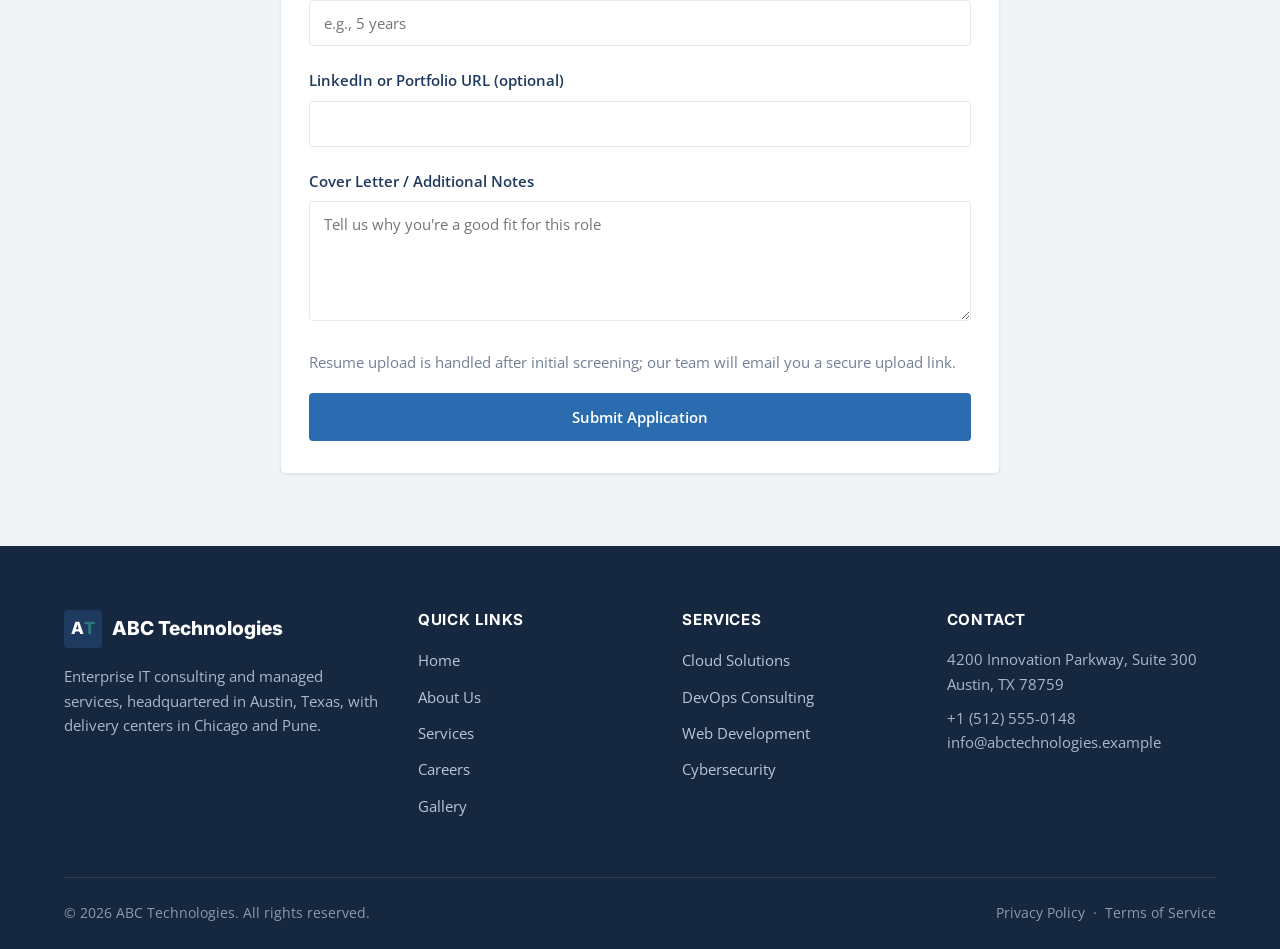
<file: src/main/resources/static/careers.html>
<!DOCTYPE html>
<html lang="en">
<head>
  <meta charset="UTF-8">
  <meta name="viewport" content="width=device-width, initial-scale=1.0">
  <title>Careers | ABC Technologies</title>
  <meta name="description" content="Explore current job openings, employee benefits, and company culture at ABC Technologies. Apply today to join our engineering team.">
  <link rel="canonical" href="https://www.abctechnologies.example/careers.html">

  <link rel="preconnect" href="https://fonts.googleapis.com">
  <link rel="preconnect" href="https://fonts.gstatic.com" crossorigin>
  <link href="https://fonts.googleapis.com/css2?family=Inter:wght@600;700;800&family=Open+Sans:wght@400;600;700&display=swap" rel="stylesheet">
  <link rel="stylesheet" href="css/style.css">
</head>
<body>

  <a href="#main-content" class="skip-link">Skip to main content</a>

  <!-- ============ HEADER ============ -->
  <header class="site-header">
    <div class="header-inner">
      <a href="index.html" class="logo">
        <span class="logo-mark">A<span>T</span></span>
        <span>
          ABC Technologies
          <span class="logo-sub">IT SOLUTIONS &amp; CONSULTING</span>
        </span>
      </a>

      <nav class="main-nav" aria-label="Primary navigation">
        <ul>
          <li><a href="index.html">Home</a></li>
          <li><a href="about.html">About Us</a></li>
          <li><a href="services.html">Services</a></li>
          <li><a href="careers.html" class="active">Careers</a></li>
          <li><a href="gallery.html">Gallery</a></li>
          <li><a href="contact.html">Contact Us</a></li>
          <li class="nav-cta"><a href="contact.html" class="btn btn-primary">Request a Consultation</a></li>
        </ul>
      </nav>

      <button class="nav-toggle" aria-label="Toggle navigation menu" aria-expanded="false">
        <span></span><span></span><span></span>
      </button>
    </div>
  </header>

  <main id="main-content">

    <!-- ============ PAGE HEADER ============ -->
    <section class="page-header">
      <div class="container">
        <div class="breadcrumb"><a href="index.html">Home</a> / Careers</div>
        <h1>Careers at ABC Technologies</h1>
        <p>Join a team of engineers who are given real ownership over the systems they build.</p>
      </div>
    </section>

    <!-- ============ COMPANY CULTURE ============ -->
    <section>
      <div class="container">
        <div class="grid grid-2" style="align-items:center;">
          <div>
            <span class="eyebrow" style="color:var(--color-teal); font-weight:600; letter-spacing:0.06em; text-transform:uppercase; font-size:0.85rem;">Our Culture</span>
            <h2 style="margin-top:10px;">Engineers stay close to the client, and to each other</h2>
            <p style="margin-top:16px;">At ABC Technologies, project teams are small by design, typically three to six engineers, so individual contributions are visible and decisions move quickly. We favor direct communication over layers of approval, and every engineer is expected to speak with clients directly rather than working through a separate account team.</p>
            <p style="margin-top:14px;">We also invest in internal knowledge sharing. Every delivery center runs a weekly technical session where engineers present recent problems they have solved, which has become one of the more effective ways new hires ramp up on our tools and standards.</p>
          </div>
          <div>
            <div class="card" style="margin-bottom:20px;">
              <h4>Small, Accountable Teams</h4>
              <p style="margin-top:8px; margin-bottom:0;">Most projects are staffed with three to six engineers who stay on the account from scoping through support.</p>
            </div>
            <div class="card">
              <h4>Direct Client Exposure</h4>
              <p style="margin-top:8px; margin-bottom:0;">Engineers, not just account managers, regularly join client calls and status reviews.</p>
            </div>
          </div>
        </div>
      </div>
    </section>

    <!-- ============ EMPLOYEE BENEFITS ============ -->
    <section class="section-alt">
      <div class="container">
        <div class="section-header">
          <span class="eyebrow">Why Join Us</span>
          <h2>Employee Benefits</h2>
        </div>

        <div class="grid grid-2">
          <div>
            <div class="benefit-item">
              <div class="benefit-icon"><svg viewBox="0 0 24 24" fill="none" stroke="currentColor" stroke-width="2"><path d="M22 12h-4l-3 9L9 3l-3 9H2"/></svg></div>
              <div><h4>Comprehensive Health Coverage</h4><p>Medical, dental, and vision plans with premiums covered at 85 percent for employees and 60 percent for dependents.</p></div>
            </div>
            <div class="benefit-item">
              <div class="benefit-icon"><svg viewBox="0 0 24 24" fill="none" stroke="currentColor" stroke-width="2"><rect x="3" y="4" width="18" height="18" rx="2"/><line x1="16" y1="2" x2="16" y2="6"/><line x1="8" y1="2" x2="8" y2="6"/><line x1="3" y1="10" x2="21" y2="10"/></svg></div>
              <div><h4>Flexible Time Off</h4><p>20 days of paid time off in year one, increasing with tenure, plus 10 observed holidays.</p></div>
            </div>
            <div class="benefit-item">
              <div class="benefit-icon"><svg viewBox="0 0 24 24" fill="none" stroke="currentColor" stroke-width="2"><path d="M12 1v22"/><path d="M17 5H9.5a3.5 3.5 0 0 0 0 7h5a3.5 3.5 0 0 1 0 7H6"/></svg></div>
              <div><h4>401(k) with Company Match</h4><p>Dollar-for-dollar match up to 4 percent of salary, vested immediately.</p></div>
            </div>
          </div>
          <div>
            <div class="benefit-item">
              <div class="benefit-icon"><svg viewBox="0 0 24 24" fill="none" stroke="currentColor" stroke-width="2"><path d="M22 10v6M2 10l10-5 10 5-10 5z"/><path d="M6 12v5c0 1 3 3 6 3s6-2 6-3v-5"/></svg></div>
              <div><h4>Certification &amp; Training Budget</h4><p>$2,500 annually per employee for cloud, security, and platform certifications.</p></div>
            </div>
            <div class="benefit-item">
              <div class="benefit-icon"><svg viewBox="0 0 24 24" fill="none" stroke="currentColor" stroke-width="2"><rect x="2" y="3" width="20" height="14" rx="2"/><line x1="8" y1="21" x2="16" y2="21"/><line x1="12" y1="17" x2="12" y2="21"/></svg></div>
              <div><h4>Remote-Friendly Roles</h4><p>Most engineering roles support hybrid or fully remote schedules within the U.S. or India.</p></div>
            </div>
            <div class="benefit-item">
              <div class="benefit-icon"><svg viewBox="0 0 24 24" fill="none" stroke="currentColor" stroke-width="2"><path d="M20 21v-2a4 4 0 0 0-4-4H8a4 4 0 0 0-4 4v2"/><circle cx="12" cy="7" r="4"/></svg></div>
              <div><h4>Parental Leave</h4><p>12 weeks of paid parental leave for all new parents, regardless of role or tenure.</p></div>
            </div>
          </div>
        </div>
      </div>
    </section>

    <!-- ============ CURRENT OPENINGS ============ -->
    <section>
      <div class="container">
        <div class="section-header">
          <span class="eyebrow">Join Our Team</span>
          <h2>Current Job Openings</h2>
          <p>All positions listed below are actively hiring. Apply using the form at the bottom of this page.</p>
        </div>

        <div class="job-card">
          <div>
            <h4>Senior DevOps Engineer</h4>
            <div class="job-meta">
              <span class="job-tag dept">Engineering</span>
              <span class="job-tag type">Full-Time</span>
              <span class="job-tag">Austin, TX / Remote</span>
            </div>
          </div>
          <a href="#apply" class="btn btn-outline">Apply Now</a>
        </div>

        <div class="job-card">
          <div>
            <h4>Cloud Solutions Architect</h4>
            <div class="job-meta">
              <span class="job-tag dept">Engineering</span>
              <span class="job-tag type">Full-Time</span>
              <span class="job-tag">Chicago, IL</span>
            </div>
          </div>
          <a href="#apply" class="btn btn-outline">Apply Now</a>
        </div>

        <div class="job-card">
          <div>
            <h4>Cybersecurity Analyst</h4>
            <div class="job-meta">
              <span class="job-tag dept">Security</span>
              <span class="job-tag type">Full-Time</span>
              <span class="job-tag">Austin, TX</span>
            </div>
          </div>
          <a href="#apply" class="btn btn-outline">Apply Now</a>
        </div>

        <div class="job-card">
          <div>
            <h4>Full-Stack Web Developer</h4>
            <div class="job-meta">
              <span class="job-tag dept">Engineering</span>
              <span class="job-tag type">Full-Time</span>
              <span class="job-tag">Remote (U.S.)</span>
            </div>
          </div>
          <a href="#apply" class="btn btn-outline">Apply Now</a>
        </div>

        <div class="job-card">
          <div>
            <h4>Mobile Application Developer (iOS/Android)</h4>
            <div class="job-meta">
              <span class="job-tag dept">Engineering</span>
              <span class="job-tag type">Full-Time</span>
              <span class="job-tag">Pune, India</span>
            </div>
          </div>
          <a href="#apply" class="btn btn-outline">Apply Now</a>
        </div>

        <div class="job-card">
          <div>
            <h4>IT Infrastructure Support Specialist</h4>
            <div class="job-meta">
              <span class="job-tag dept">Operations</span>
              <span class="job-tag type">Full-Time</span>
              <span class="job-tag">Chicago, IL</span>
            </div>
          </div>
          <a href="#apply" class="btn btn-outline">Apply Now</a>
        </div>
      </div>
    </section>

    <!-- ============ JOB APPLICATION FORM ============ -->
    <section class="section-alt" id="apply">
      <div class="container">
        <div class="section-header">
          <span class="eyebrow">Apply</span>
          <h2>Submit Your Application</h2>
          <p>Fill out the form below and our talent acquisition team will follow up within five business days.</p>
        </div>

        <div style="max-width:720px; margin:0 auto;" class="card">
          <div class="form-success" role="status">Thank you. Your application has been received and our team will be in touch soon.</div>

          <form data-validate novalidate>
            <div class="form-row">
              <div class="form-group">
                <label for="app-first-name">First Name</label>
                <input type="text" id="app-first-name" name="firstName" required>
                <span class="field-error">Please enter your first name.</span>
              </div>
              <div class="form-group">
                <label for="app-last-name">Last Name</label>
                <input type="text" id="app-last-name" name="lastName" required>
                <span class="field-error">Please enter your last name.</span>
              </div>
            </div>

            <div class="form-row">
              <div class="form-group">
                <label for="app-email">Email Address</label>
                <input type="email" id="app-email" name="email" required>
                <span class="field-error">Please enter a valid email address.</span>
              </div>
              <div class="form-group">
                <label for="app-phone">Phone Number</label>
                <input type="tel" id="app-phone" name="phone" required>
                <span class="field-error">Please enter a valid phone number.</span>
              </div>
            </div>

            <div class="form-group">
              <label for="app-position">Position Applying For</label>
              <select id="app-position" name="position" required>
                <option value="">Select a position</option>
                <option>Senior DevOps Engineer</option>
                <option>Cloud Solutions Architect</option>
                <option>Cybersecurity Analyst</option>
                <option>Full-Stack Web Developer</option>
                <option>Mobile Application Developer (iOS/Android)</option>
                <option>IT Infrastructure Support Specialist</option>
              </select>
              <span class="field-error">Please select a position.</span>
            </div>

            <div class="form-group">
              <label for="app-experience">Years of Relevant Experience</label>
              <input type="text" id="app-experience" name="experience" placeholder="e.g., 5 years" required>
              <span class="field-error">Please enter your years of experience.</span>
            </div>

            <div class="form-group">
              <label for="app-linkedin">LinkedIn or Portfolio URL (optional)</label>
              <input type="text" id="app-linkedin" name="linkedin">
            </div>

            <div class="form-group">
              <label for="app-cover">Cover Letter / Additional Notes</label>
              <textarea id="app-cover" name="coverLetter" placeholder="Tell us why you're a good fit for this role" required></textarea>
              <span class="field-error">Please add a brief note about your interest in this role.</span>
            </div>

            <p class="form-note" style="margin-bottom:18px;">Resume upload is handled after initial screening; our team will email you a secure upload link.</p>

            <button type="submit" class="btn btn-primary btn-block">Submit Application</button>
          </form>
        </div>
      </div>
    </section>

  </main>

  <!-- ============ FOOTER ============ -->
  <footer class="site-footer">
    <div class="container">
      <div class="footer-grid">
        <div class="footer-col">
          <div class="footer-logo">
            <span class="logo-mark">A<span>T</span></span>
            ABC Technologies
          </div>
          <p>Enterprise IT consulting and managed services, headquartered in Austin, Texas, with delivery centers in Chicago and Pune.</p>
        </div>

        <div class="footer-col">
          <h5>Quick Links</h5>
          <ul>
            <li><a href="index.html">Home</a></li>
            <li><a href="about.html">About Us</a></li>
            <li><a href="services.html">Services</a></li>
            <li><a href="careers.html">Careers</a></li>
            <li><a href="gallery.html">Gallery</a></li>
          </ul>
        </div>

        <div class="footer-col">
          <h5>Services</h5>
          <ul>
            <li><a href="services.html#cloud-solutions">Cloud Solutions</a></li>
            <li><a href="services.html#devops-consulting">DevOps Consulting</a></li>
            <li><a href="services.html#web-development">Web Development</a></li>
            <li><a href="services.html#cybersecurity">Cybersecurity</a></li>
          </ul>
        </div>

        <div class="footer-col">
          <h5>Contact</h5>
          <p>4200 Innovation Parkway, Suite 300<br>Austin, TX 78759</p>
          <p style="margin-top:10px;">+1 (512) 555-0148<br>info@abctechnologies.example</p>
        </div>
      </div>

      <div class="footer-bottom">
        <span>&copy; <span id="current-year">2026</span> ABC Technologies. All rights reserved.</span>
        <span>
          <a href="contact.html">Privacy Policy</a> &nbsp;&middot;&nbsp;
          <a href="contact.html">Terms of Service</a>
        </span>
      </div>
    </div>
  </footer>

  <script src="js/main.js"></script>
</body>
</html>
</file>
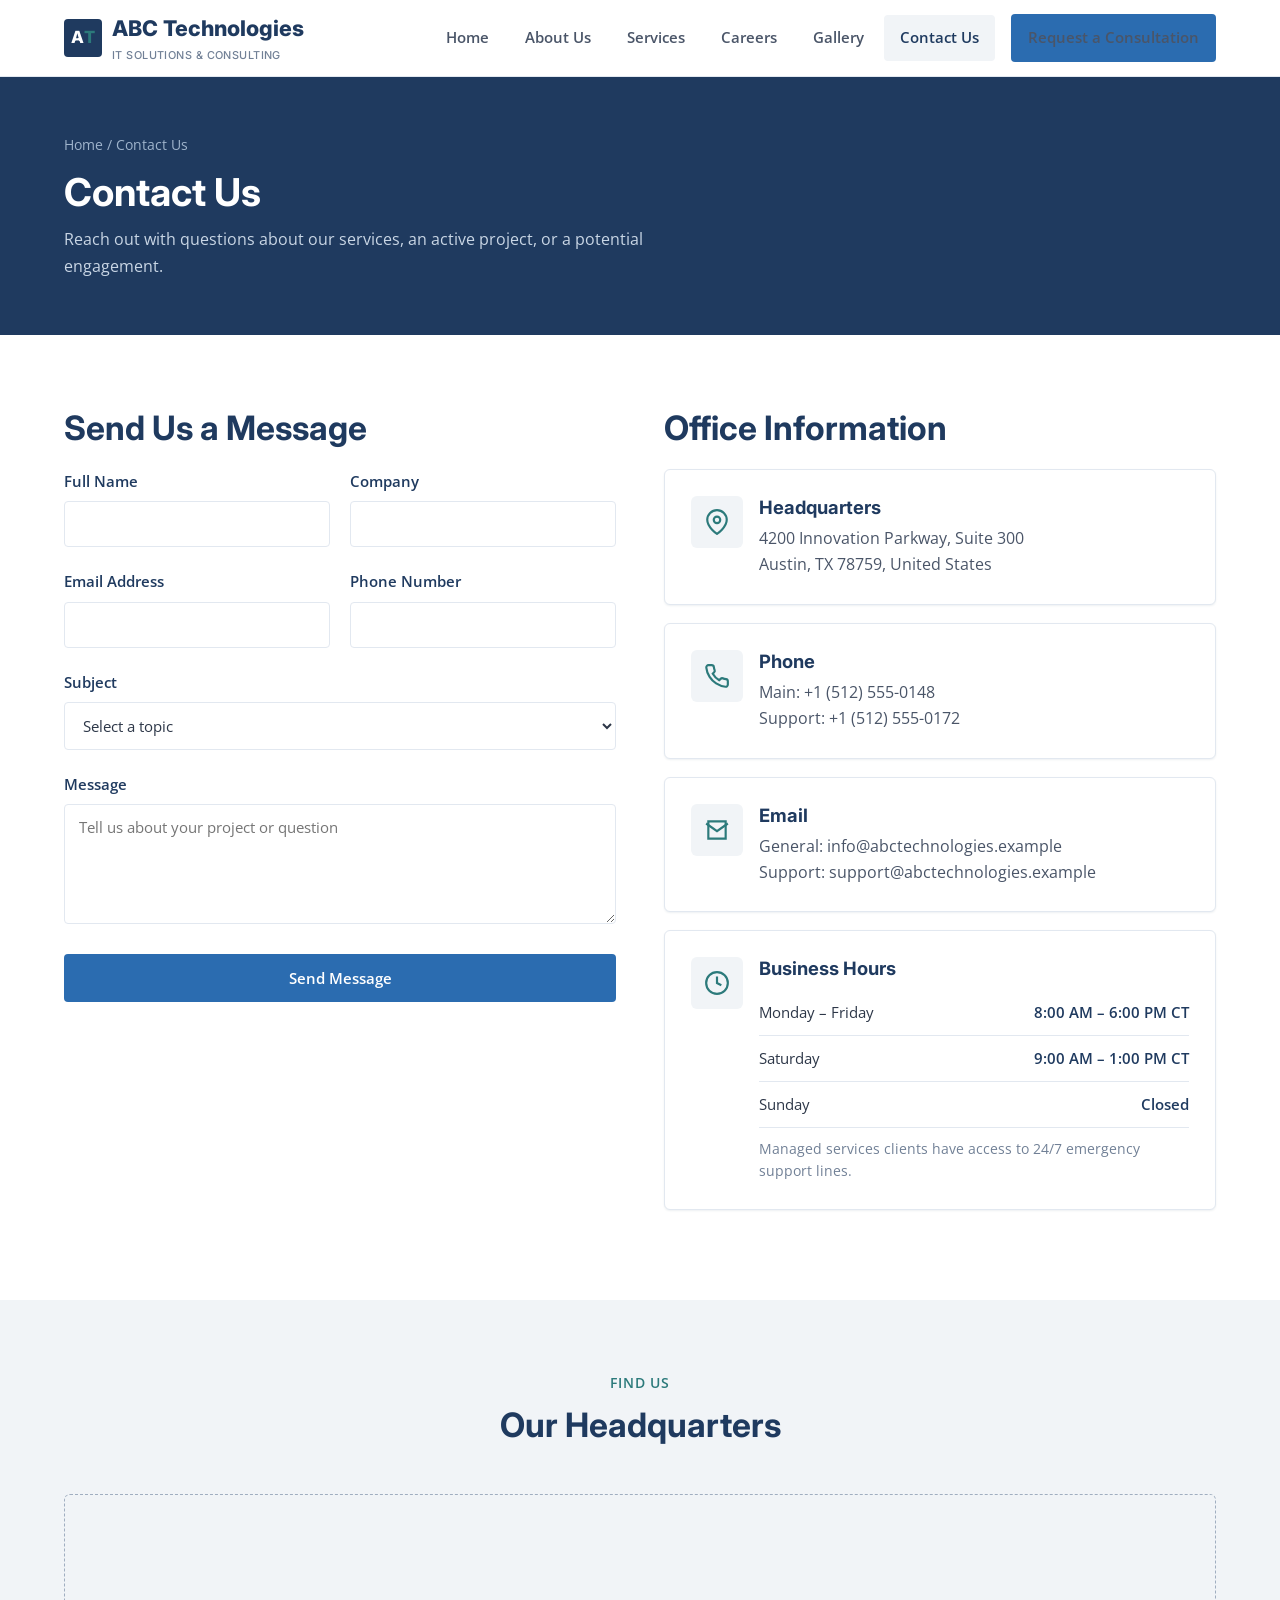
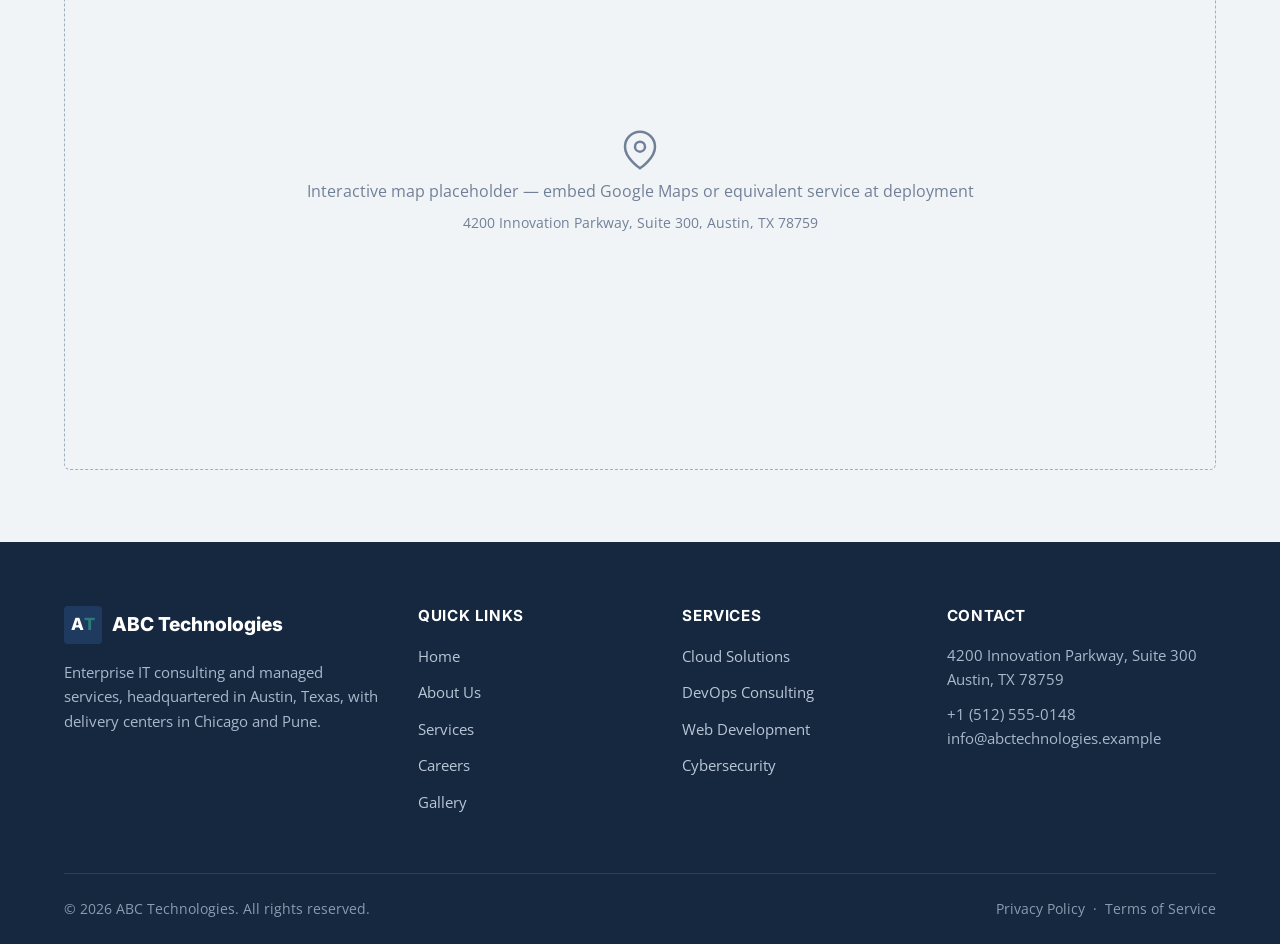
<file: src/main/resources/static/contact.html>
<!DOCTYPE html>
<html lang="en">
<head>
  <meta charset="UTF-8">
  <meta name="viewport" content="width=device-width, initial-scale=1.0">
  <title>Contact Us | ABC Technologies</title>
  <meta name="description" content="Get in touch with ABC Technologies. Find our office address, phone, email, business hours, and send us a message directly.">
  <link rel="canonical" href="https://www.abctechnologies.example/contact.html">

  <link rel="preconnect" href="https://fonts.googleapis.com">
  <link rel="preconnect" href="https://fonts.gstatic.com" crossorigin>
  <link href="https://fonts.googleapis.com/css2?family=Inter:wght@600;700;800&family=Open+Sans:wght@400;600;700&display=swap" rel="stylesheet">
  <link rel="stylesheet" href="css/style.css">
</head>
<body>

  <a href="#main-content" class="skip-link">Skip to main content</a>

  <!-- ============ HEADER ============ -->
  <header class="site-header">
    <div class="header-inner">
      <a href="index.html" class="logo">
        <span class="logo-mark">A<span>T</span></span>
        <span>
          ABC Technologies
          <span class="logo-sub">IT SOLUTIONS &amp; CONSULTING</span>
        </span>
      </a>

      <nav class="main-nav" aria-label="Primary navigation">
        <ul>
          <li><a href="index.html">Home</a></li>
          <li><a href="about.html">About Us</a></li>
          <li><a href="services.html">Services</a></li>
          <li><a href="careers.html">Careers</a></li>
          <li><a href="gallery.html">Gallery</a></li>
          <li><a href="contact.html" class="active">Contact Us</a></li>
          <li class="nav-cta"><a href="contact.html" class="btn btn-primary">Request a Consultation</a></li>
        </ul>
      </nav>

      <button class="nav-toggle" aria-label="Toggle navigation menu" aria-expanded="false">
        <span></span><span></span><span></span>
      </button>
    </div>
  </header>

  <main id="main-content">

    <!-- ============ PAGE HEADER ============ -->
    <section class="page-header">
      <div class="container">
        <div class="breadcrumb"><a href="index.html">Home</a> / Contact Us</div>
        <h1>Contact Us</h1>
        <p>Reach out with questions about our services, an active project, or a potential engagement.</p>
      </div>
    </section>

    <!-- ============ CONTACT CONTENT ============ -->
    <section>
      <div class="container">
        <div class="grid grid-2" style="align-items:flex-start; gap:48px;">

          <!-- Contact Form -->
          <div>
            <h2 style="margin-bottom:20px;">Send Us a Message</h2>
            <div class="form-success" role="status">Thank you for reaching out. A member of our team will respond within one business day.</div>

            <form data-validate novalidate>
              <div class="form-row">
                <div class="form-group">
                  <label for="contact-name">Full Name</label>
                  <input type="text" id="contact-name" name="name" required>
                  <span class="field-error">Please enter your name.</span>
                </div>
                <div class="form-group">
                  <label for="contact-company">Company</label>
                  <input type="text" id="contact-company" name="company" required>
                  <span class="field-error">Please enter your company name.</span>
                </div>
              </div>

              <div class="form-row">
                <div class="form-group">
                  <label for="contact-email">Email Address</label>
                  <input type="email" id="contact-email" name="email" required>
                  <span class="field-error">Please enter a valid email address.</span>
                </div>
                <div class="form-group">
                  <label for="contact-phone">Phone Number</label>
                  <input type="tel" id="contact-phone" name="phone" required>
                  <span class="field-error">Please enter a valid phone number.</span>
                </div>
              </div>

              <div class="form-group">
                <label for="contact-subject">Subject</label>
                <select id="contact-subject" name="subject" required>
                  <option value="">Select a topic</option>
                  <option>General Inquiry</option>
                  <option>Request a Consultation</option>
                  <option>Existing Project Support</option>
                  <option>Partnership Opportunity</option>
                  <option>Careers</option>
                </select>
                <span class="field-error">Please select a subject.</span>
              </div>

              <div class="form-group">
                <label for="contact-message">Message</label>
                <textarea id="contact-message" name="message" placeholder="Tell us about your project or question" required></textarea>
                <span class="field-error">Please enter a message.</span>
              </div>

              <button type="submit" class="btn btn-primary btn-block">Send Message</button>
            </form>
          </div>

          <!-- Contact Info -->
          <div>
            <h2 style="margin-bottom:20px;">Office Information</h2>

            <div class="contact-info-card">
              <div class="icon-box" style="flex-shrink:0;">
                <svg viewBox="0 0 24 24" fill="none" stroke="currentColor" stroke-width="2"><path d="M21 10c0 7-9 13-9 13s-9-6-9-13a9 9 0 0 1 18 0z"/><circle cx="12" cy="10" r="3"/></svg>
              </div>
              <div>
                <h4>Headquarters</h4>
                <p style="margin-top:6px;">4200 Innovation Parkway, Suite 300<br>Austin, TX 78759, United States</p>
              </div>
            </div>

            <div class="contact-info-card">
              <div class="icon-box" style="flex-shrink:0;">
                <svg viewBox="0 0 24 24" fill="none" stroke="currentColor" stroke-width="2"><path d="M22 16.92v3a2 2 0 0 1-2.18 2 19.79 19.79 0 0 1-8.63-3.07 19.5 19.5 0 0 1-6-6 19.79 19.79 0 0 1-3.07-8.67A2 2 0 0 1 4.11 2h3a2 2 0 0 1 2 1.72c.127.96.362 1.903.7 2.81a2 2 0 0 1-.45 2.11L8.09 9.91a16 16 0 0 0 6 6l1.27-1.27a2 2 0 0 1 2.11-.45c.907.338 1.85.573 2.81.7A2 2 0 0 1 22 16.92z"/></svg>
              </div>
              <div>
                <h4>Phone</h4>
                <p style="margin-top:6px;">Main: +1 (512) 555-0148<br>Support: +1 (512) 555-0172</p>
              </div>
            </div>

            <div class="contact-info-card">
              <div class="icon-box" style="flex-shrink:0;">
                <svg viewBox="0 0 24 24" fill="none" stroke="currentColor" stroke-width="2"><path d="M4 4h16v16H4z"/><path d="M22 6l-10 7L2 6"/></svg>
              </div>
              <div>
                <h4>Email</h4>
                <p style="margin-top:6px;">General: info@abctechnologies.example<br>Support: support@abctechnologies.example</p>
              </div>
            </div>

            <div class="contact-info-card" style="align-items:flex-start;">
              <div class="icon-box" style="flex-shrink:0;">
                <svg viewBox="0 0 24 24" fill="none" stroke="currentColor" stroke-width="2"><circle cx="12" cy="12" r="10"/><polyline points="12 6 12 12 16 14"/></svg>
              </div>
              <div style="width:100%;">
                <h4 style="margin-bottom:10px;">Business Hours</h4>
                <table class="hours-table">
                  <tr><td>Monday – Friday</td><td>8:00 AM – 6:00 PM CT</td></tr>
                  <tr><td>Saturday</td><td>9:00 AM – 1:00 PM CT</td></tr>
                  <tr><td>Sunday</td><td>Closed</td></tr>
                </table>
                <p class="form-note" style="margin-top:10px;">Managed services clients have access to 24/7 emergency support lines.</p>
              </div>
            </div>
          </div>
        </div>
      </div>
    </section>

    <!-- ============ MAP ============ -->
    <section class="section-alt">
      <div class="container">
        <div class="section-header">
          <span class="eyebrow">Find Us</span>
          <h2>Our Headquarters</h2>
        </div>

        <div class="map-placeholder" role="img" aria-label="Map showing ABC Technologies headquarters location in Austin, Texas">
          <svg width="40" height="40" viewBox="0 0 24 24" fill="none" stroke="currentColor" stroke-width="1.5"><path d="M21 10c0 7-9 13-9 13s-9-6-9-13a9 9 0 0 1 18 0z"/><circle cx="12" cy="10" r="3"/></svg>
          <span>Interactive map placeholder — embed Google Maps or equivalent service at deployment</span>
          <span style="font-size:0.85rem;">4200 Innovation Parkway, Suite 300, Austin, TX 78759</span>
        </div>
      </div>
    </section>

  </main>

  <!-- ============ FOOTER ============ -->
  <footer class="site-footer">
    <div class="container">
      <div class="footer-grid">
        <div class="footer-col">
          <div class="footer-logo">
            <span class="logo-mark">A<span>T</span></span>
            ABC Technologies
          </div>
          <p>Enterprise IT consulting and managed services, headquartered in Austin, Texas, with delivery centers in Chicago and Pune.</p>
        </div>

        <div class="footer-col">
          <h5>Quick Links</h5>
          <ul>
            <li><a href="index.html">Home</a></li>
            <li><a href="about.html">About Us</a></li>
            <li><a href="services.html">Services</a></li>
            <li><a href="careers.html">Careers</a></li>
            <li><a href="gallery.html">Gallery</a></li>
          </ul>
        </div>

        <div class="footer-col">
          <h5>Services</h5>
          <ul>
            <li><a href="services.html#cloud-solutions">Cloud Solutions</a></li>
            <li><a href="services.html#devops-consulting">DevOps Consulting</a></li>
            <li><a href="services.html#web-development">Web Development</a></li>
            <li><a href="services.html#cybersecurity">Cybersecurity</a></li>
          </ul>
        </div>

        <div class="footer-col">
          <h5>Contact</h5>
          <p>4200 Innovation Parkway, Suite 300<br>Austin, TX 78759</p>
          <p style="margin-top:10px;">+1 (512) 555-0148<br>info@abctechnologies.example</p>
        </div>
      </div>

      <div class="footer-bottom">
        <span>&copy; <span id="current-year">2026</span> ABC Technologies. All rights reserved.</span>
        <span>
          <a href="contact.html">Privacy Policy</a> &nbsp;&middot;&nbsp;
          <a href="contact.html">Terms of Service</a>
        </span>
      </div>
    </div>
  </footer>

  <script src="js/main.js"></script>
</body>
</html>
</file>
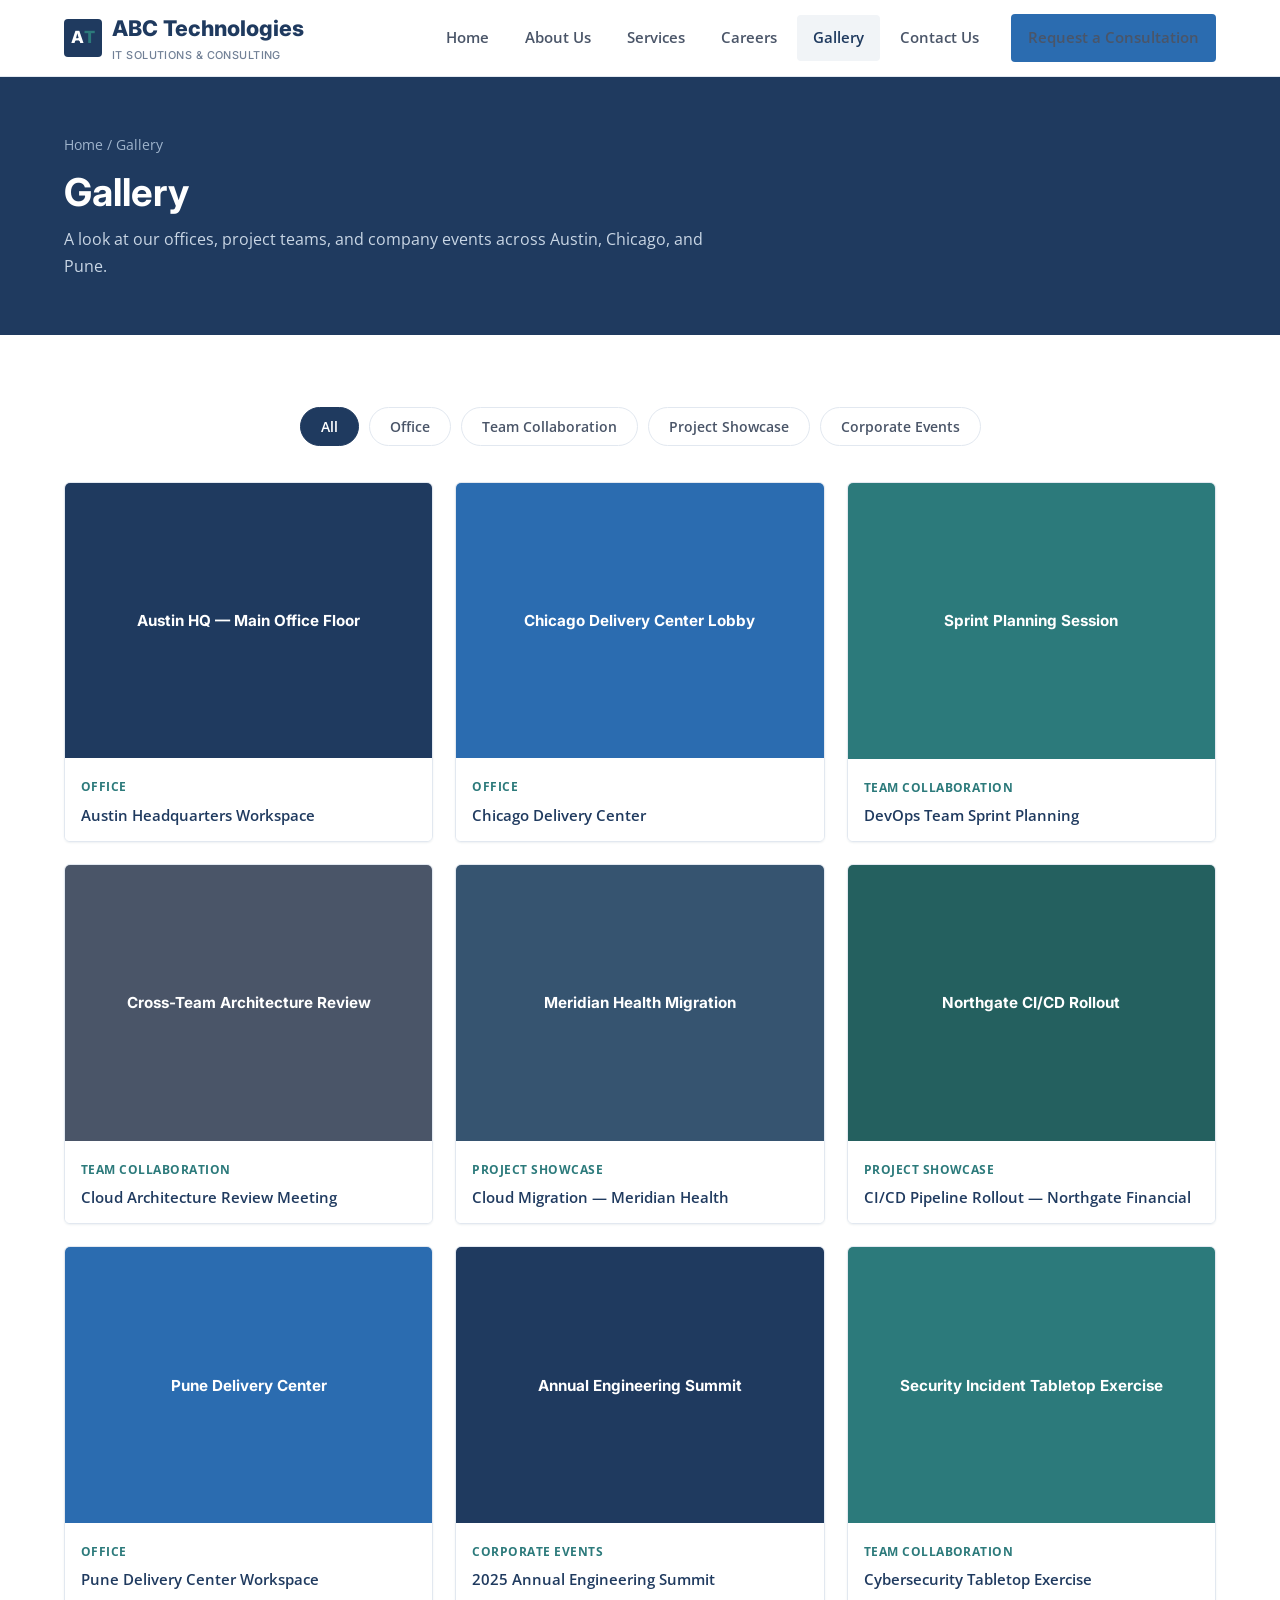
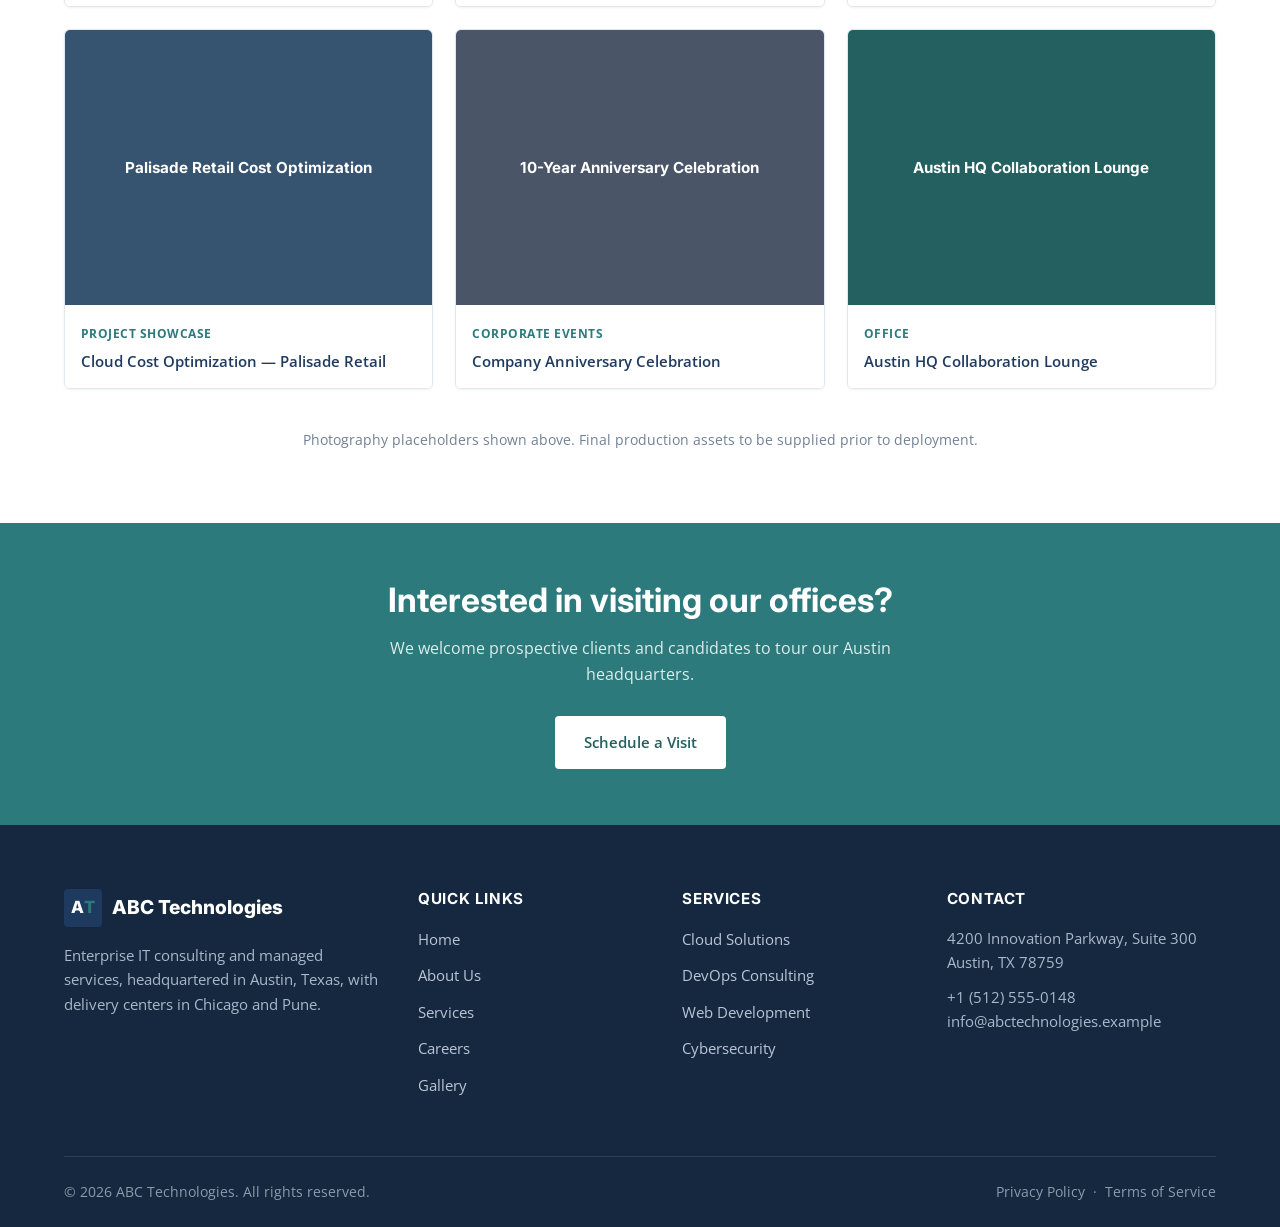
<file: src/main/resources/static/gallery.html>
<!DOCTYPE html>
<html lang="en">
<head>
  <meta charset="UTF-8">
  <meta name="viewport" content="width=device-width, initial-scale=1.0">
  <title>Gallery | ABC Technologies</title>
  <meta name="description" content="Browse photos of ABC Technologies' offices, team collaboration, project showcases, and corporate events.">
  <link rel="canonical" href="https://www.abctechnologies.example/gallery.html">

  <link rel="preconnect" href="https://fonts.googleapis.com">
  <link rel="preconnect" href="https://fonts.gstatic.com" crossorigin>
  <link href="https://fonts.googleapis.com/css2?family=Inter:wght@600;700;800&family=Open+Sans:wght@400;600;700&display=swap" rel="stylesheet">
  <link rel="stylesheet" href="css/style.css">
</head>
<body>

  <a href="#main-content" class="skip-link">Skip to main content</a>

  <!-- ============ HEADER ============ -->
  <header class="site-header">
    <div class="header-inner">
      <a href="index.html" class="logo">
        <span class="logo-mark">A<span>T</span></span>
        <span>
          ABC Technologies
          <span class="logo-sub">IT SOLUTIONS &amp; CONSULTING</span>
        </span>
      </a>

      <nav class="main-nav" aria-label="Primary navigation">
        <ul>
          <li><a href="index.html">Home</a></li>
          <li><a href="about.html">About Us</a></li>
          <li><a href="services.html">Services</a></li>
          <li><a href="careers.html">Careers</a></li>
          <li><a href="gallery.html" class="active">Gallery</a></li>
          <li><a href="contact.html">Contact Us</a></li>
          <li class="nav-cta"><a href="contact.html" class="btn btn-primary">Request a Consultation</a></li>
        </ul>
      </nav>

      <button class="nav-toggle" aria-label="Toggle navigation menu" aria-expanded="false">
        <span></span><span></span><span></span>
      </button>
    </div>
  </header>

  <main id="main-content">

    <!-- ============ PAGE HEADER ============ -->
    <section class="page-header">
      <div class="container">
        <div class="breadcrumb"><a href="index.html">Home</a> / Gallery</div>
        <h1>Gallery</h1>
        <p>A look at our offices, project teams, and company events across Austin, Chicago, and Pune.</p>
      </div>
    </section>

    <!-- ============ GALLERY ============ -->
    <section>
      <div class="container">

        <div class="gallery-filters">
          <button class="filter-btn active" data-filter="all">All</button>
          <button class="filter-btn" data-filter="office">Office</button>
          <button class="filter-btn" data-filter="team">Team Collaboration</button>
          <button class="filter-btn" data-filter="project">Project Showcase</button>
          <button class="filter-btn" data-filter="event">Corporate Events</button>
        </div>

        <div class="gallery-grid">

          <div class="gallery-item" data-category="office">
            <div class="gallery-photo tone-1">Austin HQ — Main Office Floor</div>
            <div class="gallery-caption"><span class="cat">Office</span><div class="title">Austin Headquarters Workspace</div></div>
          </div>

          <div class="gallery-item" data-category="office">
            <div class="gallery-photo tone-2">Chicago Delivery Center Lobby</div>
            <div class="gallery-caption"><span class="cat">Office</span><div class="title">Chicago Delivery Center</div></div>
          </div>

          <div class="gallery-item" data-category="team">
            <div class="gallery-photo tone-3">Sprint Planning Session</div>
            <div class="gallery-caption"><span class="cat">Team Collaboration</span><div class="title">DevOps Team Sprint Planning</div></div>
          </div>

          <div class="gallery-item" data-category="team">
            <div class="gallery-photo tone-4">Cross-Team Architecture Review</div>
            <div class="gallery-caption"><span class="cat">Team Collaboration</span><div class="title">Cloud Architecture Review Meeting</div></div>
          </div>

          <div class="gallery-item" data-category="project">
            <div class="gallery-photo tone-5">Meridian Health Migration</div>
            <div class="gallery-caption"><span class="cat">Project Showcase</span><div class="title">Cloud Migration — Meridian Health</div></div>
          </div>

          <div class="gallery-item" data-category="project">
            <div class="gallery-photo tone-6">Northgate CI/CD Rollout</div>
            <div class="gallery-caption"><span class="cat">Project Showcase</span><div class="title">CI/CD Pipeline Rollout — Northgate Financial</div></div>
          </div>

          <div class="gallery-item" data-category="office">
            <div class="gallery-photo tone-2">Pune Delivery Center</div>
            <div class="gallery-caption"><span class="cat">Office</span><div class="title">Pune Delivery Center Workspace</div></div>
          </div>

          <div class="gallery-item" data-category="event">
            <div class="gallery-photo tone-1">Annual Engineering Summit</div>
            <div class="gallery-caption"><span class="cat">Corporate Events</span><div class="title">2025 Annual Engineering Summit</div></div>
          </div>

          <div class="gallery-item" data-category="team">
            <div class="gallery-photo tone-3">Security Incident Tabletop Exercise</div>
            <div class="gallery-caption"><span class="cat">Team Collaboration</span><div class="title">Cybersecurity Tabletop Exercise</div></div>
          </div>

          <div class="gallery-item" data-category="project">
            <div class="gallery-photo tone-5">Palisade Retail Cost Optimization</div>
            <div class="gallery-caption"><span class="cat">Project Showcase</span><div class="title">Cloud Cost Optimization — Palisade Retail</div></div>
          </div>

          <div class="gallery-item" data-category="event">
            <div class="gallery-photo tone-4">10-Year Anniversary Celebration</div>
            <div class="gallery-caption"><span class="cat">Corporate Events</span><div class="title">Company Anniversary Celebration</div></div>
          </div>

          <div class="gallery-item" data-category="office">
            <div class="gallery-photo tone-6">Austin HQ Collaboration Lounge</div>
            <div class="gallery-caption"><span class="cat">Office</span><div class="title">Austin HQ Collaboration Lounge</div></div>
          </div>

        </div>

        <p class="form-note text-center mt-40">Photography placeholders shown above. Final production assets to be supplied prior to deployment.</p>
      </div>
    </section>

    <!-- ============ CTA ============ -->
    <section class="cta-band">
      <div class="container">
        <h2>Interested in visiting our offices?</h2>
        <p>We welcome prospective clients and candidates to tour our Austin headquarters.</p>
        <a href="contact.html" class="btn" style="background-color:var(--color-white); color:var(--color-teal-dark);">Schedule a Visit</a>
      </div>
    </section>

  </main>

  <!-- ============ FOOTER ============ -->
  <footer class="site-footer">
    <div class="container">
      <div class="footer-grid">
        <div class="footer-col">
          <div class="footer-logo">
            <span class="logo-mark">A<span>T</span></span>
            ABC Technologies
          </div>
          <p>Enterprise IT consulting and managed services, headquartered in Austin, Texas, with delivery centers in Chicago and Pune.</p>
        </div>

        <div class="footer-col">
          <h5>Quick Links</h5>
          <ul>
            <li><a href="index.html">Home</a></li>
            <li><a href="about.html">About Us</a></li>
            <li><a href="services.html">Services</a></li>
            <li><a href="careers.html">Careers</a></li>
            <li><a href="gallery.html">Gallery</a></li>
          </ul>
        </div>

        <div class="footer-col">
          <h5>Services</h5>
          <ul>
            <li><a href="services.html#cloud-solutions">Cloud Solutions</a></li>
            <li><a href="services.html#devops-consulting">DevOps Consulting</a></li>
            <li><a href="services.html#web-development">Web Development</a></li>
            <li><a href="services.html#cybersecurity">Cybersecurity</a></li>
          </ul>
        </div>

        <div class="footer-col">
          <h5>Contact</h5>
          <p>4200 Innovation Parkway, Suite 300<br>Austin, TX 78759</p>
          <p style="margin-top:10px;">+1 (512) 555-0148<br>info@abctechnologies.example</p>
        </div>
      </div>

      <div class="footer-bottom">
        <span>&copy; <span id="current-year">2026</span> ABC Technologies. All rights reserved.</span>
        <span>
          <a href="contact.html">Privacy Policy</a> &nbsp;&middot;&nbsp;
          <a href="contact.html">Terms of Service</a>
        </span>
      </div>
    </div>
  </footer>

  <script src="js/main.js"></script>
</body>
</html>
</file>
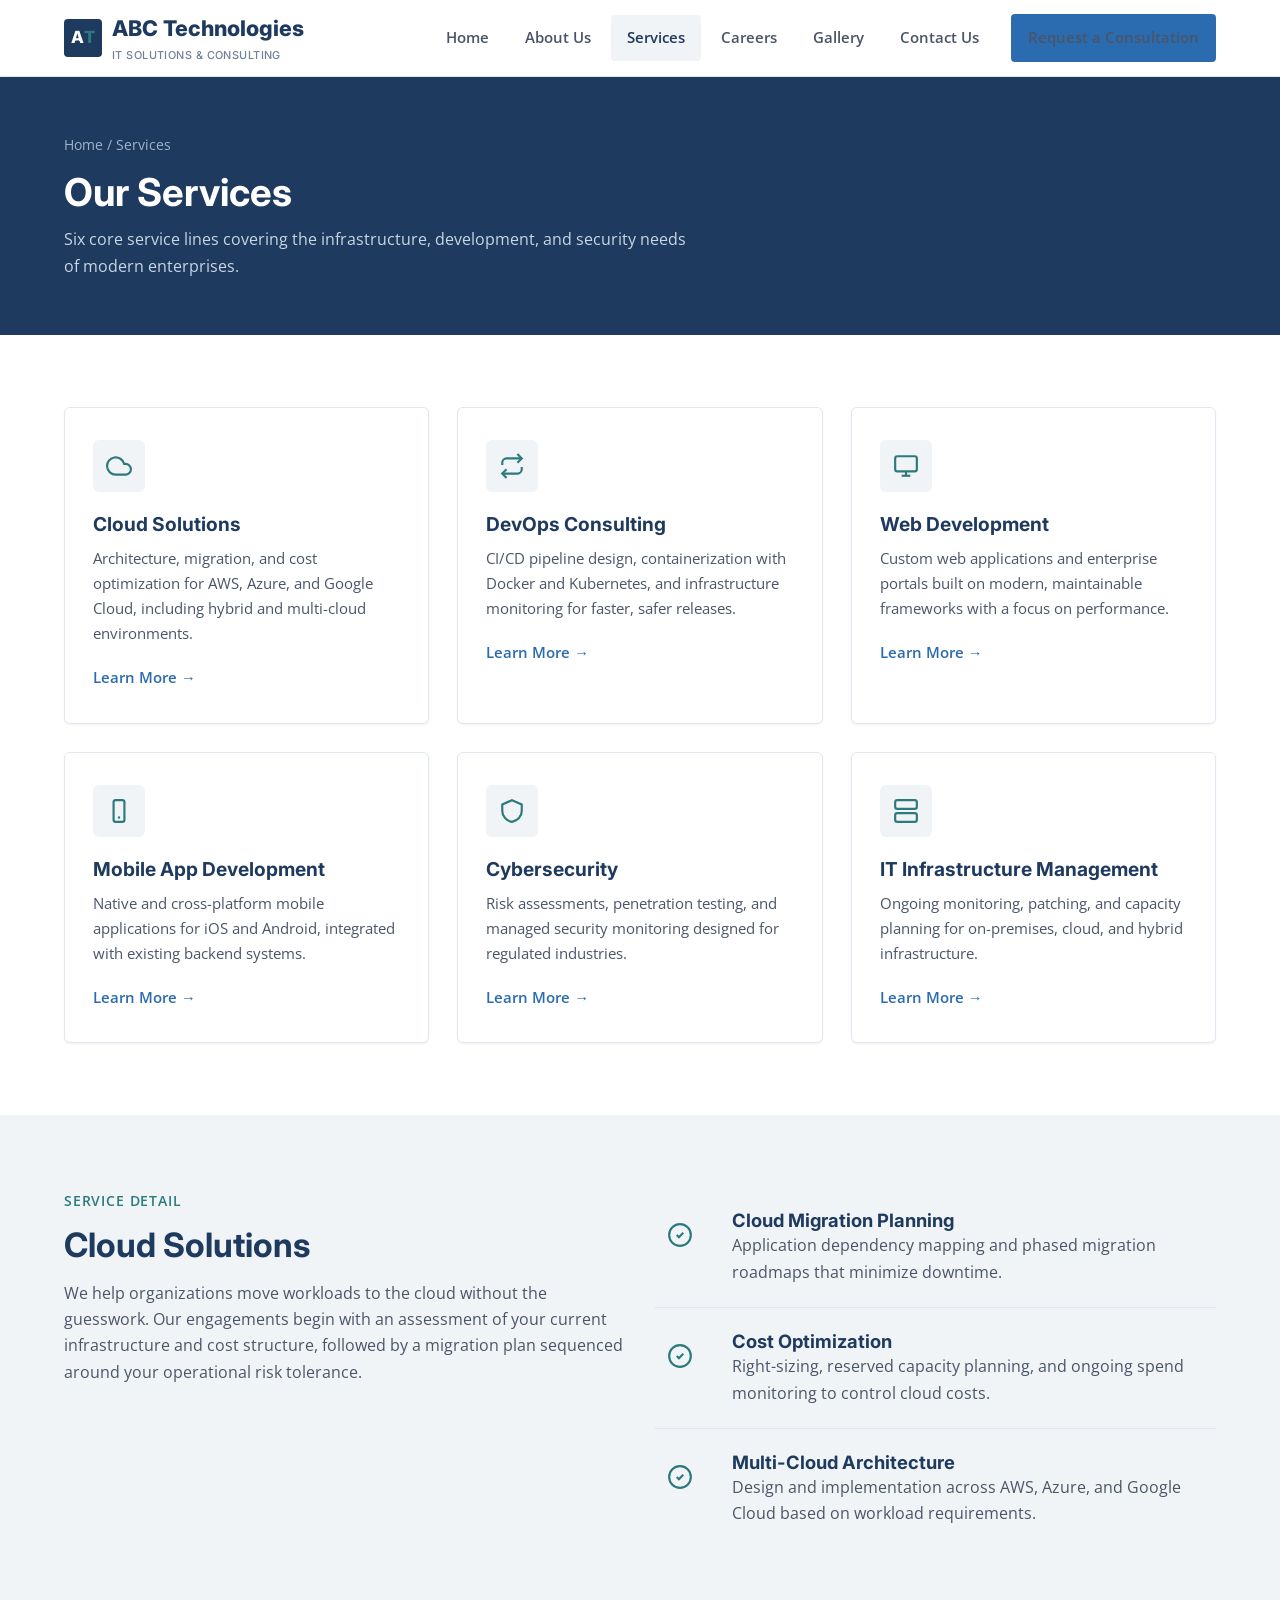
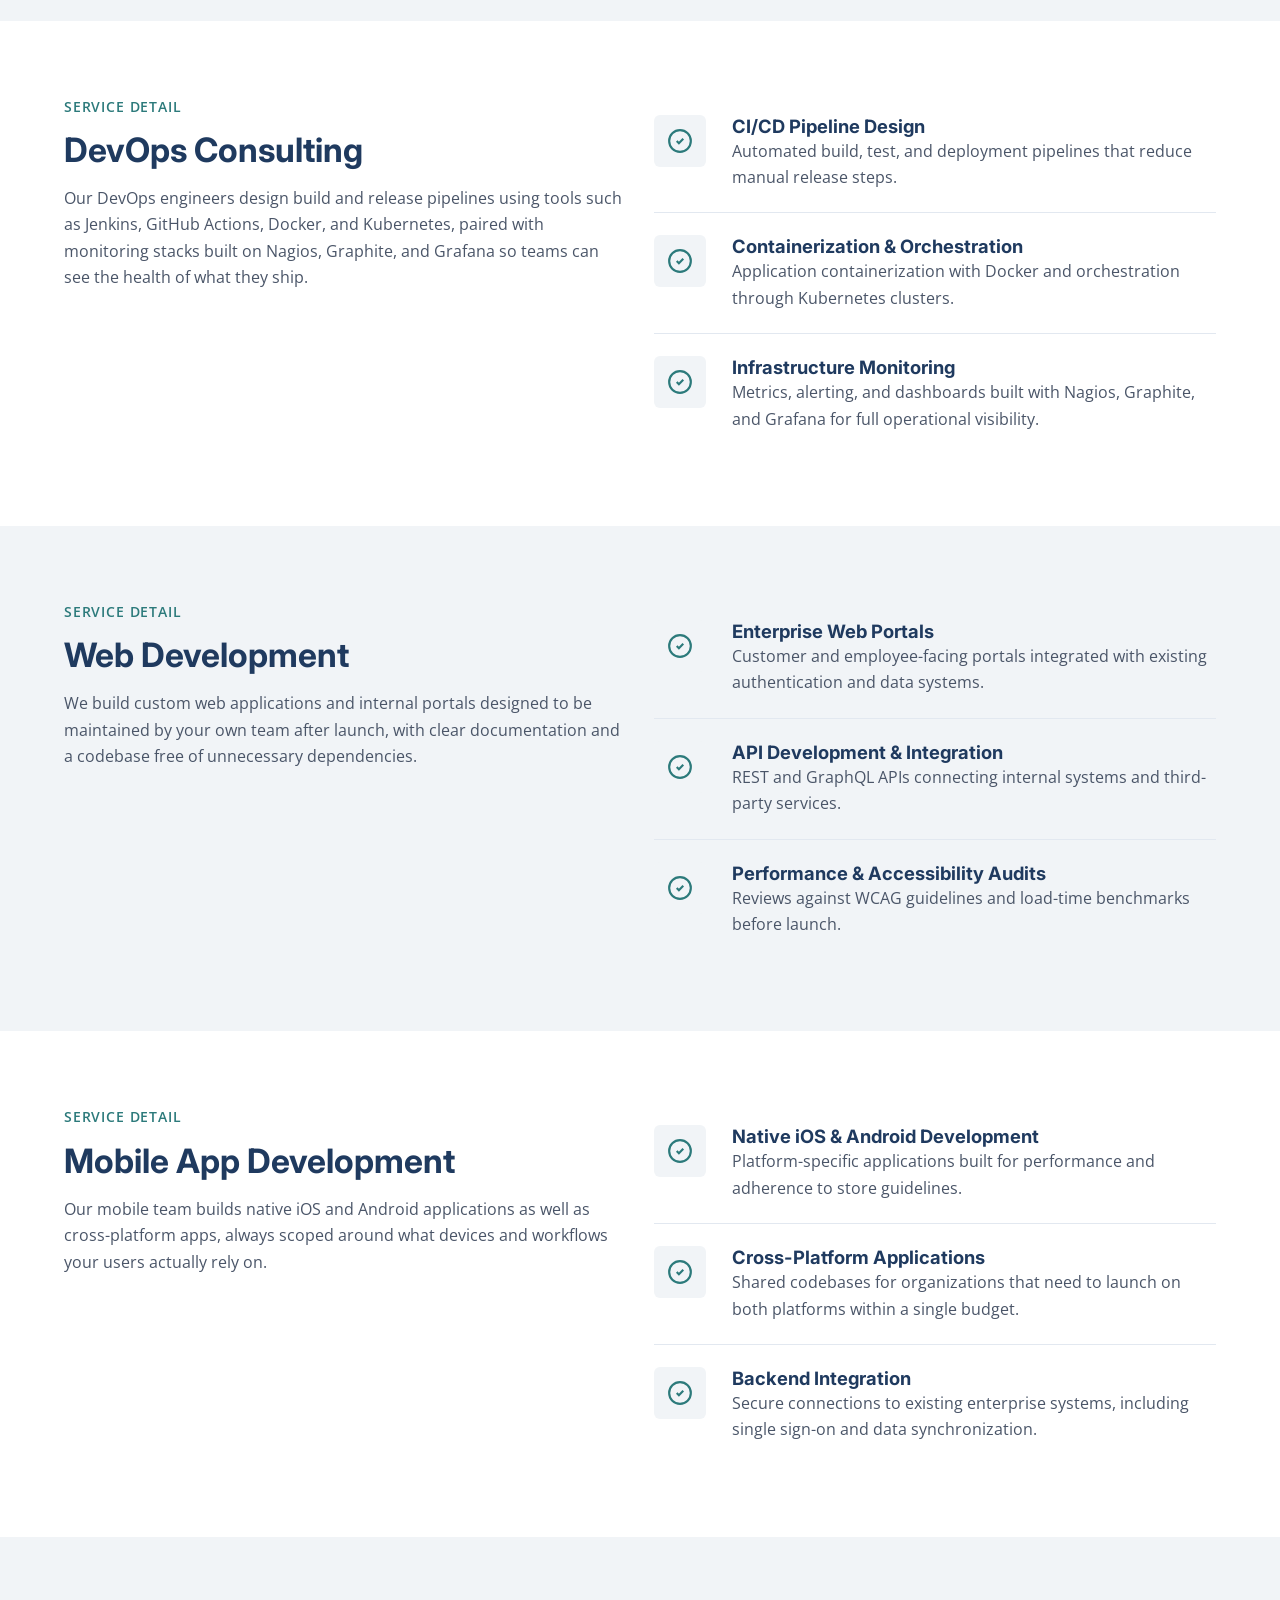
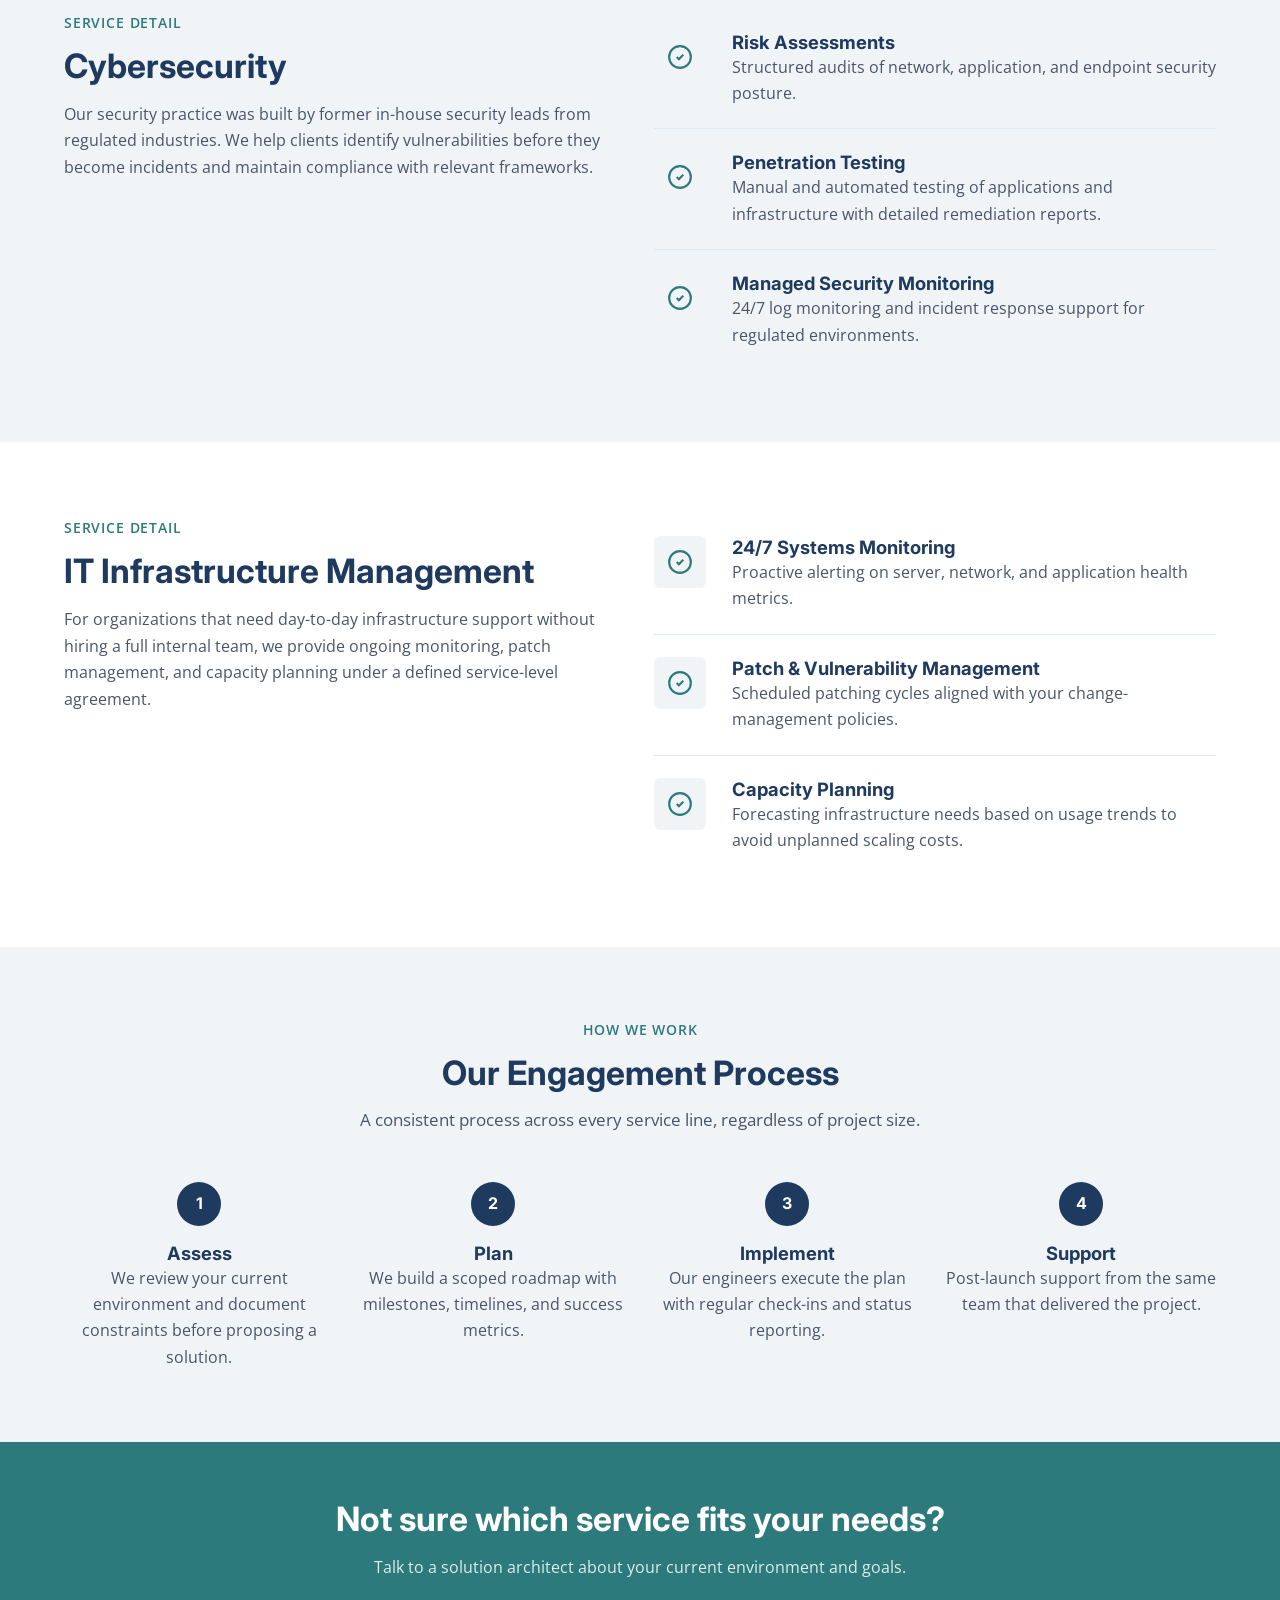
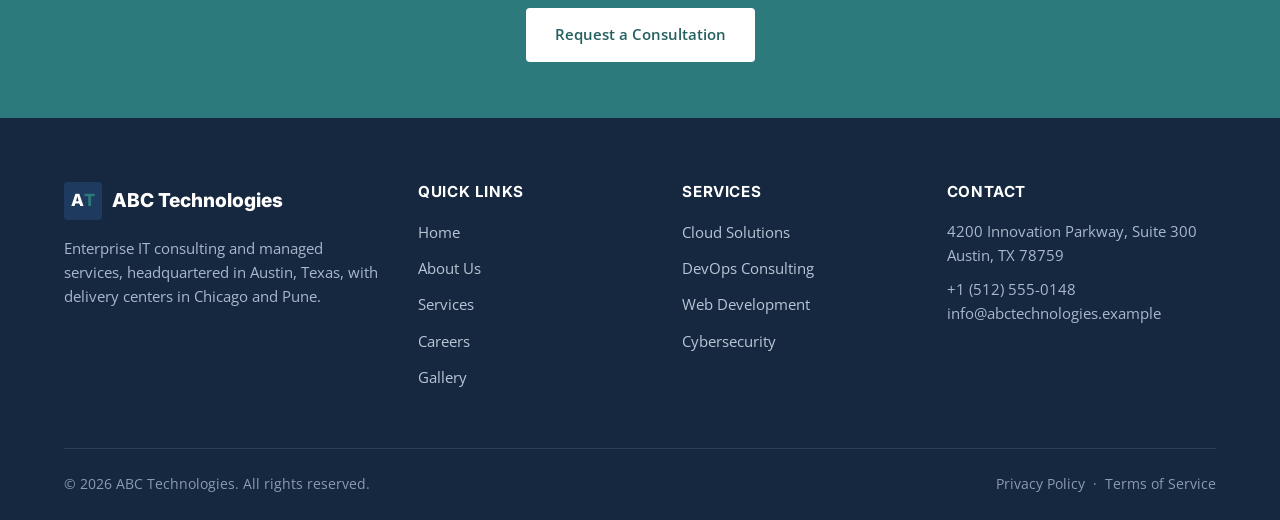
<file: src/main/resources/static/services.html>
<!DOCTYPE html>
<html lang="en">
<head>
  <meta charset="UTF-8">
  <meta name="viewport" content="width=device-width, initial-scale=1.0">
  <title>Services | ABC Technologies</title>
  <meta name="description" content="Explore ABC Technologies' IT services: Cloud Solutions, DevOps Consulting, Web Development, Mobile App Development, Cybersecurity, and IT Infrastructure Management.">
  <link rel="canonical" href="https://www.abctechnologies.example/services.html">

  <link rel="preconnect" href="https://fonts.googleapis.com">
  <link rel="preconnect" href="https://fonts.gstatic.com" crossorigin>
  <link href="https://fonts.googleapis.com/css2?family=Inter:wght@600;700;800&family=Open+Sans:wght@400;600;700&display=swap" rel="stylesheet">
  <link rel="stylesheet" href="css/style.css">
</head>
<body>

  <a href="#main-content" class="skip-link">Skip to main content</a>

  <!-- ============ HEADER ============ -->
  <header class="site-header">
    <div class="header-inner">
      <a href="index.html" class="logo">
        <span class="logo-mark">A<span>T</span></span>
        <span>
          ABC Technologies
          <span class="logo-sub">IT SOLUTIONS &amp; CONSULTING</span>
        </span>
      </a>

      <nav class="main-nav" aria-label="Primary navigation">
        <ul>
          <li><a href="index.html">Home</a></li>
          <li><a href="about.html">About Us</a></li>
          <li><a href="services.html" class="active">Services</a></li>
          <li><a href="careers.html">Careers</a></li>
          <li><a href="gallery.html">Gallery</a></li>
          <li><a href="contact.html">Contact Us</a></li>
          <li class="nav-cta"><a href="contact.html" class="btn btn-primary">Request a Consultation</a></li>
        </ul>
      </nav>

      <button class="nav-toggle" aria-label="Toggle navigation menu" aria-expanded="false">
        <span></span><span></span><span></span>
      </button>
    </div>
  </header>

  <main id="main-content">

    <!-- ============ PAGE HEADER ============ -->
    <section class="page-header">
      <div class="container">
        <div class="breadcrumb"><a href="index.html">Home</a> / Services</div>
        <h1>Our Services</h1>
        <p>Six core service lines covering the infrastructure, development, and security needs of modern enterprises.</p>
      </div>
    </section>

    <!-- ============ SERVICES GRID ============ -->
    <section>
      <div class="container">
        <div class="grid grid-3">

          <div class="card" id="cloud-solutions">
            <div class="icon-box">
              <svg viewBox="0 0 24 24" fill="none" stroke="currentColor" stroke-width="2"><path d="M18 10h-1.26A8 8 0 1 0 9 20h9a5 5 0 0 0 0-10z"/></svg>
            </div>
            <h3>Cloud Solutions</h3>
            <p>Architecture, migration, and cost optimization for AWS, Azure, and Google Cloud, including hybrid and multi-cloud environments.</p>
            <a href="#cloud-solutions-detail" class="card-link">Learn More &rarr;</a>
          </div>

          <div class="card" id="devops-consulting">
            <div class="icon-box">
              <svg viewBox="0 0 24 24" fill="none" stroke="currentColor" stroke-width="2"><path d="M17 1l4 4-4 4"/><path d="M3 11V9a4 4 0 0 1 4-4h14"/><path d="M7 23l-4-4 4-4"/><path d="M21 13v2a4 4 0 0 1-4 4H3"/></svg>
            </div>
            <h3>DevOps Consulting</h3>
            <p>CI/CD pipeline design, containerization with Docker and Kubernetes, and infrastructure monitoring for faster, safer releases.</p>
            <a href="#devops-consulting-detail" class="card-link">Learn More &rarr;</a>
          </div>

          <div class="card" id="web-development">
            <div class="icon-box">
              <svg viewBox="0 0 24 24" fill="none" stroke="currentColor" stroke-width="2"><rect x="2" y="3" width="20" height="14" rx="2"/><line x1="8" y1="21" x2="16" y2="21"/><line x1="12" y1="17" x2="12" y2="21"/></svg>
            </div>
            <h3>Web Development</h3>
            <p>Custom web applications and enterprise portals built on modern, maintainable frameworks with a focus on performance.</p>
            <a href="#web-development-detail" class="card-link">Learn More &rarr;</a>
          </div>

          <div class="card" id="mobile-app-development">
            <div class="icon-box">
              <svg viewBox="0 0 24 24" fill="none" stroke="currentColor" stroke-width="2"><rect x="7" y="2" width="10" height="20" rx="2"/><line x1="11" y1="18" x2="13" y2="18"/></svg>
            </div>
            <h3>Mobile App Development</h3>
            <p>Native and cross-platform mobile applications for iOS and Android, integrated with existing backend systems.</p>
            <a href="#mobile-app-development-detail" class="card-link">Learn More &rarr;</a>
          </div>

          <div class="card" id="cybersecurity">
            <div class="icon-box">
              <svg viewBox="0 0 24 24" fill="none" stroke="currentColor" stroke-width="2"><path d="M12 2l9 4v6c0 5-3.8 9-9 10-5.2-1-9-5-9-10V6z"/></svg>
            </div>
            <h3>Cybersecurity</h3>
            <p>Risk assessments, penetration testing, and managed security monitoring designed for regulated industries.</p>
            <a href="#cybersecurity-detail" class="card-link">Learn More &rarr;</a>
          </div>

          <div class="card" id="it-infrastructure-management">
            <div class="icon-box">
              <svg viewBox="0 0 24 24" fill="none" stroke="currentColor" stroke-width="2"><rect x="2" y="2" width="20" height="8" rx="2"/><rect x="2" y="14" width="20" height="8" rx="2"/><line x1="6" y1="6" x2="6.01" y2="6"/><line x1="6" y1="18" x2="6.01" y2="18"/></svg>
            </div>
            <h3>IT Infrastructure Management</h3>
            <p>Ongoing monitoring, patching, and capacity planning for on-premises, cloud, and hybrid infrastructure.</p>
            <a href="#it-infrastructure-management-detail" class="card-link">Learn More &rarr;</a>
          </div>

        </div>
      </div>
    </section>

    <!-- ============ DETAILED SERVICE SECTIONS ============ -->
    <section class="section-alt" id="cloud-solutions-detail">
      <div class="container">
        <div class="grid grid-2" style="align-items:flex-start;">
          <div>
            <span class="eyebrow" style="color:var(--color-teal); font-weight:600; letter-spacing:0.06em; text-transform:uppercase; font-size:0.85rem;">Service Detail</span>
            <h2 style="margin-top:10px;">Cloud Solutions</h2>
            <p style="margin-top:14px;">We help organizations move workloads to the cloud without the guesswork. Our engagements begin with an assessment of your current infrastructure and cost structure, followed by a migration plan sequenced around your operational risk tolerance.</p>
          </div>
          <div>
            <div class="service-highlight">
              <div class="icon-box"><svg viewBox="0 0 24 24" fill="none" stroke="currentColor" stroke-width="2"><path d="M9 12l2 2 4-4"/><circle cx="12" cy="12" r="10"/></svg></div>
              <div><h4>Cloud Migration Planning</h4><p>Application dependency mapping and phased migration roadmaps that minimize downtime.</p></div>
            </div>
            <div class="service-highlight">
              <div class="icon-box"><svg viewBox="0 0 24 24" fill="none" stroke="currentColor" stroke-width="2"><path d="M9 12l2 2 4-4"/><circle cx="12" cy="12" r="10"/></svg></div>
              <div><h4>Cost Optimization</h4><p>Right-sizing, reserved capacity planning, and ongoing spend monitoring to control cloud costs.</p></div>
            </div>
            <div class="service-highlight">
              <div class="icon-box"><svg viewBox="0 0 24 24" fill="none" stroke="currentColor" stroke-width="2"><path d="M9 12l2 2 4-4"/><circle cx="12" cy="12" r="10"/></svg></div>
              <div><h4>Multi-Cloud Architecture</h4><p>Design and implementation across AWS, Azure, and Google Cloud based on workload requirements.</p></div>
            </div>
          </div>
        </div>
      </div>
    </section>

    <section id="devops-consulting-detail">
      <div class="container">
        <div class="grid grid-2" style="align-items:flex-start;">
          <div>
            <span class="eyebrow" style="color:var(--color-teal); font-weight:600; letter-spacing:0.06em; text-transform:uppercase; font-size:0.85rem;">Service Detail</span>
            <h2 style="margin-top:10px;">DevOps Consulting</h2>
            <p style="margin-top:14px;">Our DevOps engineers design build and release pipelines using tools such as Jenkins, GitHub Actions, Docker, and Kubernetes, paired with monitoring stacks built on Nagios, Graphite, and Grafana so teams can see the health of what they ship.</p>
          </div>
          <div>
            <div class="service-highlight">
              <div class="icon-box"><svg viewBox="0 0 24 24" fill="none" stroke="currentColor" stroke-width="2"><path d="M9 12l2 2 4-4"/><circle cx="12" cy="12" r="10"/></svg></div>
              <div><h4>CI/CD Pipeline Design</h4><p>Automated build, test, and deployment pipelines that reduce manual release steps.</p></div>
            </div>
            <div class="service-highlight">
              <div class="icon-box"><svg viewBox="0 0 24 24" fill="none" stroke="currentColor" stroke-width="2"><path d="M9 12l2 2 4-4"/><circle cx="12" cy="12" r="10"/></svg></div>
              <div><h4>Containerization &amp; Orchestration</h4><p>Application containerization with Docker and orchestration through Kubernetes clusters.</p></div>
            </div>
            <div class="service-highlight">
              <div class="icon-box"><svg viewBox="0 0 24 24" fill="none" stroke="currentColor" stroke-width="2"><path d="M9 12l2 2 4-4"/><circle cx="12" cy="12" r="10"/></svg></div>
              <div><h4>Infrastructure Monitoring</h4><p>Metrics, alerting, and dashboards built with Nagios, Graphite, and Grafana for full operational visibility.</p></div>
            </div>
          </div>
        </div>
      </div>
    </section>

    <section class="section-alt" id="web-development-detail">
      <div class="container">
        <div class="grid grid-2" style="align-items:flex-start;">
          <div>
            <span class="eyebrow" style="color:var(--color-teal); font-weight:600; letter-spacing:0.06em; text-transform:uppercase; font-size:0.85rem;">Service Detail</span>
            <h2 style="margin-top:10px;">Web Development</h2>
            <p style="margin-top:14px;">We build custom web applications and internal portals designed to be maintained by your own team after launch, with clear documentation and a codebase free of unnecessary dependencies.</p>
          </div>
          <div>
            <div class="service-highlight">
              <div class="icon-box"><svg viewBox="0 0 24 24" fill="none" stroke="currentColor" stroke-width="2"><path d="M9 12l2 2 4-4"/><circle cx="12" cy="12" r="10"/></svg></div>
              <div><h4>Enterprise Web Portals</h4><p>Customer and employee-facing portals integrated with existing authentication and data systems.</p></div>
            </div>
            <div class="service-highlight">
              <div class="icon-box"><svg viewBox="0 0 24 24" fill="none" stroke="currentColor" stroke-width="2"><path d="M9 12l2 2 4-4"/><circle cx="12" cy="12" r="10"/></svg></div>
              <div><h4>API Development &amp; Integration</h4><p>REST and GraphQL APIs connecting internal systems and third-party services.</p></div>
            </div>
            <div class="service-highlight">
              <div class="icon-box"><svg viewBox="0 0 24 24" fill="none" stroke="currentColor" stroke-width="2"><path d="M9 12l2 2 4-4"/><circle cx="12" cy="12" r="10"/></svg></div>
              <div><h4>Performance &amp; Accessibility Audits</h4><p>Reviews against WCAG guidelines and load-time benchmarks before launch.</p></div>
            </div>
          </div>
        </div>
      </div>
    </section>

    <section id="mobile-app-development-detail">
      <div class="container">
        <div class="grid grid-2" style="align-items:flex-start;">
          <div>
            <span class="eyebrow" style="color:var(--color-teal); font-weight:600; letter-spacing:0.06em; text-transform:uppercase; font-size:0.85rem;">Service Detail</span>
            <h2 style="margin-top:10px;">Mobile App Development</h2>
            <p style="margin-top:14px;">Our mobile team builds native iOS and Android applications as well as cross-platform apps, always scoped around what devices and workflows your users actually rely on.</p>
          </div>
          <div>
            <div class="service-highlight">
              <div class="icon-box"><svg viewBox="0 0 24 24" fill="none" stroke="currentColor" stroke-width="2"><path d="M9 12l2 2 4-4"/><circle cx="12" cy="12" r="10"/></svg></div>
              <div><h4>Native iOS &amp; Android Development</h4><p>Platform-specific applications built for performance and adherence to store guidelines.</p></div>
            </div>
            <div class="service-highlight">
              <div class="icon-box"><svg viewBox="0 0 24 24" fill="none" stroke="currentColor" stroke-width="2"><path d="M9 12l2 2 4-4"/><circle cx="12" cy="12" r="10"/></svg></div>
              <div><h4>Cross-Platform Applications</h4><p>Shared codebases for organizations that need to launch on both platforms within a single budget.</p></div>
            </div>
            <div class="service-highlight">
              <div class="icon-box"><svg viewBox="0 0 24 24" fill="none" stroke="currentColor" stroke-width="2"><path d="M9 12l2 2 4-4"/><circle cx="12" cy="12" r="10"/></svg></div>
              <div><h4>Backend Integration</h4><p>Secure connections to existing enterprise systems, including single sign-on and data synchronization.</p></div>
            </div>
          </div>
        </div>
      </div>
    </section>

    <section class="section-alt" id="cybersecurity-detail">
      <div class="container">
        <div class="grid grid-2" style="align-items:flex-start;">
          <div>
            <span class="eyebrow" style="color:var(--color-teal); font-weight:600; letter-spacing:0.06em; text-transform:uppercase; font-size:0.85rem;">Service Detail</span>
            <h2 style="margin-top:10px;">Cybersecurity</h2>
            <p style="margin-top:14px;">Our security practice was built by former in-house security leads from regulated industries. We help clients identify vulnerabilities before they become incidents and maintain compliance with relevant frameworks.</p>
          </div>
          <div>
            <div class="service-highlight">
              <div class="icon-box"><svg viewBox="0 0 24 24" fill="none" stroke="currentColor" stroke-width="2"><path d="M9 12l2 2 4-4"/><circle cx="12" cy="12" r="10"/></svg></div>
              <div><h4>Risk Assessments</h4><p>Structured audits of network, application, and endpoint security posture.</p></div>
            </div>
            <div class="service-highlight">
              <div class="icon-box"><svg viewBox="0 0 24 24" fill="none" stroke="currentColor" stroke-width="2"><path d="M9 12l2 2 4-4"/><circle cx="12" cy="12" r="10"/></svg></div>
              <div><h4>Penetration Testing</h4><p>Manual and automated testing of applications and infrastructure with detailed remediation reports.</p></div>
            </div>
            <div class="service-highlight">
              <div class="icon-box"><svg viewBox="0 0 24 24" fill="none" stroke="currentColor" stroke-width="2"><path d="M9 12l2 2 4-4"/><circle cx="12" cy="12" r="10"/></svg></div>
              <div><h4>Managed Security Monitoring</h4><p>24/7 log monitoring and incident response support for regulated environments.</p></div>
            </div>
          </div>
        </div>
      </div>
    </section>

    <section id="it-infrastructure-management-detail">
      <div class="container">
        <div class="grid grid-2" style="align-items:flex-start;">
          <div>
            <span class="eyebrow" style="color:var(--color-teal); font-weight:600; letter-spacing:0.06em; text-transform:uppercase; font-size:0.85rem;">Service Detail</span>
            <h2 style="margin-top:10px;">IT Infrastructure Management</h2>
            <p style="margin-top:14px;">For organizations that need day-to-day infrastructure support without hiring a full internal team, we provide ongoing monitoring, patch management, and capacity planning under a defined service-level agreement.</p>
          </div>
          <div>
            <div class="service-highlight">
              <div class="icon-box"><svg viewBox="0 0 24 24" fill="none" stroke="currentColor" stroke-width="2"><path d="M9 12l2 2 4-4"/><circle cx="12" cy="12" r="10"/></svg></div>
              <div><h4>24/7 Systems Monitoring</h4><p>Proactive alerting on server, network, and application health metrics.</p></div>
            </div>
            <div class="service-highlight">
              <div class="icon-box"><svg viewBox="0 0 24 24" fill="none" stroke="currentColor" stroke-width="2"><path d="M9 12l2 2 4-4"/><circle cx="12" cy="12" r="10"/></svg></div>
              <div><h4>Patch &amp; Vulnerability Management</h4><p>Scheduled patching cycles aligned with your change-management policies.</p></div>
            </div>
            <div class="service-highlight">
              <div class="icon-box"><svg viewBox="0 0 24 24" fill="none" stroke="currentColor" stroke-width="2"><path d="M9 12l2 2 4-4"/><circle cx="12" cy="12" r="10"/></svg></div>
              <div><h4>Capacity Planning</h4><p>Forecasting infrastructure needs based on usage trends to avoid unplanned scaling costs.</p></div>
            </div>
          </div>
        </div>
      </div>
    </section>

    <!-- ============ OUR PROCESS ============ -->
    <section class="section-alt">
      <div class="container">
        <div class="section-header">
          <span class="eyebrow">How We Work</span>
          <h2>Our Engagement Process</h2>
          <p>A consistent process across every service line, regardless of project size.</p>
        </div>

        <div class="process-steps">
          <div class="process-step">
            <div class="process-num">1</div>
            <h4>Assess</h4>
            <p>We review your current environment and document constraints before proposing a solution.</p>
          </div>
          <div class="process-step">
            <div class="process-num">2</div>
            <h4>Plan</h4>
            <p>We build a scoped roadmap with milestones, timelines, and success metrics.</p>
          </div>
          <div class="process-step">
            <div class="process-num">3</div>
            <h4>Implement</h4>
            <p>Our engineers execute the plan with regular check-ins and status reporting.</p>
          </div>
          <div class="process-step">
            <div class="process-num">4</div>
            <h4>Support</h4>
            <p>Post-launch support from the same team that delivered the project.</p>
          </div>
        </div>
      </div>
    </section>

    <!-- ============ CTA ============ -->
    <section class="cta-band">
      <div class="container">
        <h2>Not sure which service fits your needs?</h2>
        <p>Talk to a solution architect about your current environment and goals.</p>
        <a href="contact.html" class="btn" style="background-color:var(--color-white); color:var(--color-teal-dark);">Request a Consultation</a>
      </div>
    </section>

  </main>

  <!-- ============ FOOTER ============ -->
  <footer class="site-footer">
    <div class="container">
      <div class="footer-grid">
        <div class="footer-col">
          <div class="footer-logo">
            <span class="logo-mark">A<span>T</span></span>
            ABC Technologies
          </div>
          <p>Enterprise IT consulting and managed services, headquartered in Austin, Texas, with delivery centers in Chicago and Pune.</p>
        </div>

        <div class="footer-col">
          <h5>Quick Links</h5>
          <ul>
            <li><a href="index.html">Home</a></li>
            <li><a href="about.html">About Us</a></li>
            <li><a href="services.html">Services</a></li>
            <li><a href="careers.html">Careers</a></li>
            <li><a href="gallery.html">Gallery</a></li>
          </ul>
        </div>

        <div class="footer-col">
          <h5>Services</h5>
          <ul>
            <li><a href="services.html#cloud-solutions">Cloud Solutions</a></li>
            <li><a href="services.html#devops-consulting">DevOps Consulting</a></li>
            <li><a href="services.html#web-development">Web Development</a></li>
            <li><a href="services.html#cybersecurity">Cybersecurity</a></li>
          </ul>
        </div>

        <div class="footer-col">
          <h5>Contact</h5>
          <p>4200 Innovation Parkway, Suite 300<br>Austin, TX 78759</p>
          <p style="margin-top:10px;">+1 (512) 555-0148<br>info@abctechnologies.example</p>
        </div>
      </div>

      <div class="footer-bottom">
        <span>&copy; <span id="current-year">2026</span> ABC Technologies. All rights reserved.</span>
        <span>
          <a href="contact.html">Privacy Policy</a> &nbsp;&middot;&nbsp;
          <a href="contact.html">Terms of Service</a>
        </span>
      </div>
    </div>
  </footer>

  <script src="js/main.js"></script>
</body>
</html>
</file>
<file: src/main/resources/static/css/style.css>
/* ==========================================================================
   ABC Technologies — Corporate Website Stylesheet
   Design system: Navy / Slate / White with Teal & Corporate Blue accents.
   No gradients, no glow, no glassmorphism — flat, enterprise-grade UI.
   ========================================================================== */

:root {
  /* Primary palette */
  --color-navy: #1F3A5F;
  --color-navy-dark: #16283F;
  --color-slate: #4A5568;
  --color-white: #FFFFFF;

  /* Accent palette */
  --color-teal: #2C7A7B;
  --color-teal-dark: #24605F;
  --color-blue: #2B6CB0;
  --color-blue-dark: #1F5590;

  /* Neutrals */
  --color-bg-light: #F7F9FB;
  --color-bg-section: #F1F4F7;
  --color-border: #E2E8F0;
  --color-text: #2D3748;
  --color-text-muted: #718096;

  /* Typography */
  --font-body: "Open Sans", "Segoe UI", Arial, sans-serif;
  --font-heading: "Inter", "Segoe UI", Arial, sans-serif;

  /* Shadows (subtle only) */
  --shadow-sm: 0 1px 2px rgba(31, 58, 95, 0.08);
  --shadow-md: 0 2px 8px rgba(31, 58, 95, 0.10);
  --shadow-lg: 0 4px 16px rgba(31, 58, 95, 0.12);

  /* Layout */
  --max-width: 1200px;
  --radius-sm: 4px;
  --radius-md: 6px;
}

/* ---------- Reset ---------- */
* { margin: 0; padding: 0; box-sizing: border-box; }

html { scroll-behavior: smooth; }

body {
  font-family: var(--font-body);
  color: var(--color-text);
  background-color: var(--color-white);
  line-height: 1.65;
  font-size: 16px;
  -webkit-font-smoothing: antialiased;
}

img { max-width: 100%; display: block; }

a { color: inherit; text-decoration: none; }

ul { list-style: none; }

button { font-family: inherit; cursor: pointer; }

h1, h2, h3, h4, h5 {
  font-family: var(--font-heading);
  color: var(--color-navy);
  font-weight: 700;
  line-height: 1.25;
}

h1 { font-size: 2.75rem; }
h2 { font-size: 2.1rem; }
h3 { font-size: 1.5rem; }
h4 { font-size: 1.15rem; }

p { color: var(--color-slate); }

.container {
  max-width: var(--max-width);
  margin: 0 auto;
  padding: 0 24px;
}

section { padding: 72px 0; }

.section-alt { background-color: var(--color-bg-section); }

.section-header {
  text-align: center;
  max-width: 720px;
  margin: 0 auto 48px auto;
}

.section-header .eyebrow {
  color: var(--color-teal);
  font-weight: 600;
  letter-spacing: 0.06em;
  text-transform: uppercase;
  font-size: 0.85rem;
  display: block;
  margin-bottom: 10px;
}

.section-header p { margin-top: 12px; font-size: 1.05rem; }

/* Skip link for accessibility */
.skip-link {
  position: absolute;
  left: -999px;
  top: 0;
  background: var(--color-navy);
  color: var(--color-white);
  padding: 10px 18px;
  z-index: 2000;
}
.skip-link:focus { left: 0; }

/* Visible keyboard focus states */
a:focus-visible,
button:focus-visible,
input:focus-visible,
textarea:focus-visible,
select:focus-visible {
  outline: 3px solid var(--color-blue);
  outline-offset: 2px;
}

/* ---------- Buttons ---------- */
.btn {
  display: inline-block;
  padding: 13px 28px;
  border-radius: var(--radius-sm);
  font-weight: 600;
  font-size: 0.95rem;
  border: 1px solid transparent;
  transition: background-color 0.15s ease, border-color 0.15s ease, color 0.15s ease;
}

.btn-primary {
  background-color: var(--color-blue);
  color: white;
}
.btn-primary:hover { background-color: var(--color-blue-dark); }

.btn-secondary {
  background-color: transparent;
  color: var(--color-white);
  border-color: rgba(255, 255, 255, 0.6);
}
.btn-secondary:hover {
  background-color: rgba(255, 255, 255, 0.12);
  border-color: var(--color-white);
}

.btn-outline {
  background-color: transparent;
  color: var(--color-navy);
  border-color: var(--color-navy);
}
.btn-outline:hover {
  background-color: var(--color-navy);
  color: var(--color-white);
}

.btn-block { width: 100%; text-align: center; }

/* ---------- Header / Navigation ---------- */
.site-header {
  background-color: var(--color-white);
  border-bottom: 1px solid var(--color-border);
  position: sticky;
  top: 0;
  z-index: 1000;
  box-shadow: var(--shadow-sm);
}

.header-inner {
  max-width: var(--max-width);
  margin: 0 auto;
  padding: 0 24px;
  display: flex;
  align-items: center;
  justify-content: space-between;
  height: 76px;
}

.logo {
  display: flex;
  align-items: center;
  gap: 10px;
  font-family: var(--font-heading);
  font-weight: 800;
  font-size: 1.35rem;
  color: var(--color-navy);
}

.logo-mark {
  width: 38px;
  height: 38px;
  background-color: var(--color-navy);
  color: var(--color-white);
  border-radius: var(--radius-sm);
  display: flex;
  align-items: center;
  justify-content: center;
  font-size: 1.05rem;
  font-weight: 800;
  flex-shrink: 0;
}

.logo-mark span { color: var(--color-teal); }

.logo .logo-sub {
  display: block;
  font-size: 0.68rem;
  font-weight: 500;
  color: var(--color-text-muted);
  letter-spacing: 0.04em;
}

.main-nav ul {
  display: flex;
  gap: 4px;
  align-items: center;
}

.main-nav a {
  display: inline-block;
  padding: 10px 16px;
  font-weight: 600;
  font-size: 0.95rem;
  color: var(--color-slate);
  border-radius: var(--radius-sm);
}

.main-nav a:hover { color: var(--color-navy); background-color: var(--color-bg-section); }

.main-nav a.active {
  color: var(--color-navy);
  background-color: var(--color-bg-section);
}

.nav-cta { margin-left: 12px; }

.nav-toggle {
  display: none;
  flex-direction: column;
  gap: 5px;
  background: transparent;
  border: none;
  padding: 8px;
}

.nav-toggle span {
  width: 26px;
  height: 3px;
  background-color: var(--color-navy);
  border-radius: 2px;
}

/* ---------- Hero ---------- */
.hero {
  background-color: var(--color-navy);
  color: var(--color-white);
  padding: 96px 0;
}

.hero-inner {
  display: grid;
  grid-template-columns: 1.1fr 0.9fr;
  gap: 56px;
  align-items: center;
}

.hero-eyebrow {
  display: inline-block;
  color: var(--color-teal);
  background-color: rgba(44, 122, 123, 0.15);
  padding: 6px 14px;
  border-radius: var(--radius-sm);
  font-weight: 600;
  font-size: 0.82rem;
  letter-spacing: 0.05em;
  text-transform: uppercase;
  margin-bottom: 20px;
}

.hero h1 { color: var(--color-white); font-size: 2.9rem; margin-bottom: 20px; }

.hero p.lead {
  color: #C9D6E5;
  font-size: 1.15rem;
  max-width: 540px;
  margin-bottom: 32px;
}

.hero-actions { display: flex; gap: 16px; flex-wrap: wrap; }

.hero-panel {
  background-color: var(--color-white);
  border-radius: var(--radius-md);
  padding: 32px;
  box-shadow: var(--shadow-lg);
}

.hero-panel h4 { margin-bottom: 20px; color: var(--color-navy); }

.hero-stat-row {
  display: flex;
  justify-content: space-between;
  padding: 14px 0;
  border-bottom: 1px solid var(--color-border);
}
.hero-stat-row:last-child { border-bottom: none; }

.hero-stat-row .num {
  font-family: var(--font-heading);
  font-weight: 800;
  color: var(--color-blue);
  font-size: 1.3rem;
}

.hero-stat-row .label {
  color: var(--color-text-muted);
  font-size: 0.9rem;
}

/* ---------- Page Header (interior pages) ---------- */
.page-header {
  background-color: var(--color-navy);
  color: var(--color-white);
  padding: 56px 0;
}

.page-header .breadcrumb {
  color: #9FB4CC;
  font-size: 0.88rem;
  margin-bottom: 12px;
}

.page-header .breadcrumb a:hover { color: var(--color-white); }

.page-header h1 { color: var(--color-white); font-size: 2.4rem; margin-bottom: 10px; }

.page-header p { color: #C9D6E5; max-width: 640px; }

/* ---------- Cards / Grids ---------- */
.grid {
  display: grid;
  gap: 28px;
}

.grid-2 { grid-template-columns: repeat(2, 1fr); }
.grid-3 { grid-template-columns: repeat(3, 1fr); }
.grid-4 { grid-template-columns: repeat(4, 1fr); }

.card {
  background-color: var(--color-white);
  border: 1px solid var(--color-border);
  border-radius: var(--radius-md);
  padding: 32px 28px;
  box-shadow: var(--shadow-sm);
  transition: box-shadow 0.15s ease, transform 0.15s ease;
}

.card:hover { box-shadow: var(--shadow-md); transform: translateY(-2px); }

.icon-box {
  width: 52px;
  height: 52px;
  background-color: var(--color-bg-section);
  border-radius: var(--radius-md);
  display: flex;
  align-items: center;
  justify-content: center;
  margin-bottom: 20px;
  color: var(--color-teal);
}

.icon-box svg { width: 26px; height: 26px; }

.card h3 { margin-bottom: 10px; font-size: 1.2rem; }

.card p { font-size: 0.95rem; margin-bottom: 18px; }

.card-link {
  color: var(--color-blue);
  font-weight: 600;
  font-size: 0.92rem;
  display: inline-flex;
  align-items: center;
  gap: 6px;
}
.card-link:hover { color: var(--color-blue-dark); text-decoration: underline; }

/* ---------- Achievements / Stats ---------- */
.stats-bar {
  background-color: var(--color-white);
  border-top: 1px solid var(--color-border);
  border-bottom: 1px solid var(--color-border);
}

.stats-bar .grid-4 { text-align: center; gap: 0; }

.stat-item { padding: 40px 20px; border-left: 1px solid var(--color-border); }
.stat-item:first-child { border-left: none; }

.stat-item .num {
  font-family: var(--font-heading);
  font-size: 2.3rem;
  font-weight: 800;
  color: var(--color-navy);
  display: block;
}

.stat-item .num .accent { color: var(--color-teal); }

.stat-item .label {
  color: var(--color-text-muted);
  font-size: 0.92rem;
  margin-top: 6px;
}

/* ---------- Trust / Clients ---------- */
.trust-strip {
  display: flex;
  justify-content: space-between;
  align-items: center;
  flex-wrap: wrap;
  gap: 24px;
}

.trust-logo {
  font-family: var(--font-heading);
  font-weight: 700;
  color: var(--color-text-muted);
  font-size: 1.1rem;
  letter-spacing: 0.03em;
  border: 1px solid var(--color-border);
  padding: 14px 26px;
  border-radius: var(--radius-sm);
  background-color: var(--color-white);
}

/* ---------- Testimonials ---------- */
.testimonial-card {
  background-color: var(--color-white);
  border: 1px solid var(--color-border);
  border-left: 4px solid var(--color-teal);
  border-radius: var(--radius-md);
  padding: 30px;
  box-shadow: var(--shadow-sm);
}

.testimonial-card p.quote {
  font-style: italic;
  color: var(--color-text);
  margin-bottom: 18px;
}

.testimonial-author { display: flex; align-items: center; gap: 12px; }

.author-avatar {
  width: 46px;
  height: 46px;
  border-radius: 50%;
  background-color: var(--color-navy);
  color: var(--color-white);
  display: flex;
  align-items: center;
  justify-content: center;
  font-weight: 700;
  font-family: var(--font-heading);
  flex-shrink: 0;
}

.author-name { font-weight: 700; color: var(--color-navy); font-size: 0.95rem; }
.author-role { color: var(--color-text-muted); font-size: 0.85rem; }

/* ---------- CTA Band ---------- */
.cta-band {
  background-color: var(--color-teal);
  color: var(--color-white);
  padding: 56px 0;
  text-align: center;
}

.cta-band h2 { color: var(--color-white); margin-bottom: 14px; }
.cta-band p { color: #DCEEEE; max-width: 560px; margin: 0 auto 28px auto; }

/* ---------- Footer ---------- */
.site-footer {
  background-color: var(--color-navy-dark);
  color: #B9C6D6;
  padding: 64px 0 0 0;
}

.footer-grid {
  display: grid;
  grid-template-columns: 1.4fr 1fr 1fr 1.2fr;
  gap: 40px;
  padding-bottom: 48px;
  border-bottom: 1px solid rgba(255,255,255,0.1);
}

.footer-col h5 {
  color: var(--color-white);
  font-size: 0.95rem;
  margin-bottom: 18px;
  text-transform: uppercase;
  letter-spacing: 0.04em;
}

.footer-col p { color: #A9B8CB; font-size: 0.92rem; }

.footer-col ul li { margin-bottom: 10px; }
.footer-col ul li a { color: #B9C6D6; font-size: 0.92rem; }
.footer-col ul li a:hover { color: var(--color-white); text-decoration: underline; }

.footer-logo {
  display: flex;
  align-items: center;
  gap: 10px;
  font-family: var(--font-heading);
  font-weight: 800;
  font-size: 1.2rem;
  color: var(--color-white);
  margin-bottom: 16px;
}

.footer-bottom {
  display: flex;
  justify-content: space-between;
  align-items: center;
  padding: 24px 0;
  font-size: 0.85rem;
  color: #8B9BB0;
  flex-wrap: wrap;
  gap: 12px;
}

.footer-bottom a:hover { color: var(--color-white); }

/* ---------- Forms ---------- */
.form-group { margin-bottom: 22px; }

.form-group label {
  display: block;
  font-weight: 600;
  font-size: 0.92rem;
  color: var(--color-navy);
  margin-bottom: 8px;
}

.form-row { display: grid; grid-template-columns: 1fr 1fr; gap: 20px; }

.form-group input,
.form-group textarea,
.form-group select {
  width: 100%;
  padding: 12px 14px;
  border: 1px solid var(--color-border);
  border-radius: var(--radius-sm);
  font-family: inherit;
  font-size: 0.95rem;
  color: var(--color-text);
  background-color: var(--color-white);
}

.form-group input:focus,
.form-group textarea:focus,
.form-group select:focus {
  border-color: var(--color-blue);
}

.form-group textarea { resize: vertical; min-height: 120px; }

.form-note { font-size: 0.85rem; color: var(--color-text-muted); margin-top: 6px; }

.form-success {
  display: none;
  background-color: #EAF6F1;
  border: 1px solid var(--color-teal);
  color: var(--color-teal-dark);
  padding: 14px 18px;
  border-radius: var(--radius-sm);
  margin-bottom: 22px;
  font-size: 0.92rem;
}

.form-success.visible { display: block; }

.field-error {
  color: #C53030;
  font-size: 0.82rem;
  margin-top: 6px;
  display: none;
}

.form-group.error input,
.form-group.error textarea,
.form-group.error select { border-color: #C53030; }

.form-group.error .field-error { display: block; }

/* ---------- Careers ---------- */
.job-card {
  background-color: var(--color-white);
  border: 1px solid var(--color-border);
  border-radius: var(--radius-md);
  padding: 26px 28px;
  margin-bottom: 18px;
  box-shadow: var(--shadow-sm);
  display: flex;
  justify-content: space-between;
  align-items: center;
  flex-wrap: wrap;
  gap: 16px;
}

.job-meta { display: flex; gap: 14px; flex-wrap: wrap; margin-top: 8px; }

.job-tag {
  background-color: var(--color-bg-section);
  color: var(--color-slate);
  font-size: 0.82rem;
  font-weight: 600;
  padding: 5px 12px;
  border-radius: 20px;
}

.job-tag.dept { background-color: #E6EEF7; color: var(--color-blue-dark); }
.job-tag.type { background-color: #E6F3F2; color: var(--color-teal-dark); }

.benefit-item {
  display: flex;
  gap: 16px;
  align-items: flex-start;
  padding: 20px 0;
  border-bottom: 1px solid var(--color-border);
}
.benefit-item:last-child { border-bottom: none; }

.benefit-icon {
  width: 40px;
  height: 40px;
  background-color: var(--color-bg-section);
  border-radius: var(--radius-sm);
  display: flex;
  align-items: center;
  justify-content: center;
  color: var(--color-blue);
  flex-shrink: 0;
}
.benefit-icon svg { width: 20px; height: 20px; }

/* ---------- Timeline (About page history) ---------- */
.timeline { position: relative; padding-left: 32px; border-left: 2px solid var(--color-border); }

.timeline-item { position: relative; padding-bottom: 36px; }
.timeline-item:last-child { padding-bottom: 0; }

.timeline-item::before {
  content: "";
  position: absolute;
  left: -38px;
  top: 4px;
  width: 12px;
  height: 12px;
  border-radius: 50%;
  background-color: var(--color-teal);
  border: 3px solid var(--color-white);
  box-shadow: 0 0 0 2px var(--color-teal);
}

.timeline-year {
  color: var(--color-blue);
  font-weight: 700;
  font-family: var(--font-heading);
  font-size: 0.95rem;
  margin-bottom: 6px;
}

/* ---------- Values grid ---------- */
.value-card { text-align: left; }

/* ---------- Leadership ---------- */
.leader-card { text-align: center; }

.leader-photo {
  width: 100%;
  aspect-ratio: 4/3;
  border-radius: var(--radius-md);
  background-color: var(--color-bg-section);
  display: flex;
  align-items: center;
  justify-content: center;
  color: var(--color-navy);
  font-family: var(--font-heading);
  font-weight: 800;
  font-size: 2rem;
  margin-bottom: 18px;
  border: 1px solid var(--color-border);
}

.leader-card h4 { margin-bottom: 4px; }
.leader-role { color: var(--color-teal); font-weight: 600; font-size: 0.88rem; margin-bottom: 10px; }
.leader-card p.bio { font-size: 0.9rem; }

/* ---------- Gallery ---------- */
.gallery-filters {
  display: flex;
  gap: 10px;
  flex-wrap: wrap;
  margin-bottom: 36px;
  justify-content: center;
}

.filter-btn {
  background-color: var(--color-white);
  border: 1px solid var(--color-border);
  color: var(--color-slate);
  padding: 9px 20px;
  border-radius: 20px;
  font-weight: 600;
  font-size: 0.88rem;
}

.filter-btn:hover { border-color: var(--color-blue); color: var(--color-blue); }

.filter-btn.active {
  background-color: var(--color-navy);
  border-color: var(--color-navy);
  color: var(--color-white);
}

.gallery-grid {
  display: grid;
  grid-template-columns: repeat(3, 1fr);
  gap: 22px;
}

.gallery-item {
  position: relative;
  border-radius: var(--radius-md);
  overflow: hidden;
  border: 1px solid var(--color-border);
  box-shadow: var(--shadow-sm);
}

.gallery-photo {
  aspect-ratio: 4/3;
  display: flex;
  align-items: center;
  justify-content: center;
  color: var(--color-white);
  font-family: var(--font-heading);
  font-weight: 700;
  font-size: 0.95rem;
  text-align: center;
  padding: 20px;
}

/* Palette rotation for placeholder photography blocks */
.tone-1 { background-color: #1F3A5F; }
.tone-2 { background-color: #2B6CB0; }
.tone-3 { background-color: #2C7A7B; }
.tone-4 { background-color: #4A5568; }
.tone-5 { background-color: #365470; }
.tone-6 { background-color: #24605F; }

.gallery-caption {
  padding: 14px 16px;
  background-color: var(--color-white);
}

.gallery-caption .cat {
  color: var(--color-teal);
  font-size: 0.76rem;
  font-weight: 700;
  text-transform: uppercase;
  letter-spacing: 0.04em;
}

.gallery-caption .title { color: var(--color-navy); font-weight: 600; font-size: 0.92rem; margin-top: 4px; }

/* ---------- Contact page ---------- */
.contact-info-card {
  background-color: var(--color-white);
  border: 1px solid var(--color-border);
  border-radius: var(--radius-md);
  padding: 26px;
  box-shadow: var(--shadow-sm);
  display: flex;
  gap: 16px;
  margin-bottom: 18px;
}

.map-placeholder {
  width: 100%;
  aspect-ratio: 16/8;
  background-color: var(--color-bg-section);
  border: 1px dashed #A0AEC0;
  border-radius: var(--radius-md);
  display: flex;
  flex-direction: column;
  align-items: center;
  justify-content: center;
  color: var(--color-text-muted);
  gap: 8px;
}

.hours-table { width: 100%; border-collapse: collapse; }
.hours-table td { padding: 10px 0; border-bottom: 1px solid var(--color-border); font-size: 0.94rem; }
.hours-table td:last-child { text-align: right; font-weight: 600; color: var(--color-navy); }

/* ---------- Service detail (Services page) ---------- */
.service-highlight {
  display: grid;
  grid-template-columns: 60px 1fr;
  gap: 18px;
  padding: 22px 0;
  border-bottom: 1px solid var(--color-border);
}
.service-highlight:last-child { border-bottom: none; }

.process-steps {
  display: grid;
  grid-template-columns: repeat(4, 1fr);
  gap: 24px;
}

.process-step { text-align: center; position: relative; }

.process-num {
  width: 44px;
  height: 44px;
  border-radius: 50%;
  background-color: var(--color-navy);
  color: var(--color-white);
  display: flex;
  align-items: center;
  justify-content: center;
  font-family: var(--font-heading);
  font-weight: 700;
  margin: 0 auto 16px auto;
}

/* ---------- Utility ---------- */
.text-center { text-align: center; }
.mt-24 { margin-top: 24px; }
.mt-40 { margin-top: 40px; }

/* ==========================================================================
   Responsive breakpoints
   ========================================================================== */

@media (max-width: 1024px) {
  .hero-inner { grid-template-columns: 1fr; }
  .footer-grid { grid-template-columns: 1fr 1fr; }
  .gallery-grid { grid-template-columns: repeat(2, 1fr); }
  .grid-4 { grid-template-columns: repeat(2, 1fr); }
  .grid-3 { grid-template-columns: repeat(2, 1fr); }
  .process-steps { grid-template-columns: repeat(2, 1fr); }
  .stat-item { border-left: none; border-top: 1px solid var(--color-border); }
  .stat-item:first-child { border-top: none; }
}

@media (max-width: 768px) {
  h1 { font-size: 2.1rem; }
  .hero { padding: 56px 0; }
  .hero h1 { font-size: 2.1rem; }
  section { padding: 52px 0; }

  .nav-toggle { display: flex; }

  .main-nav {
    display: none;
    position: absolute;
    top: 76px;
    left: 0;
    right: 0;
    background-color: var(--color-white);
    border-bottom: 1px solid var(--color-border);
    box-shadow: var(--shadow-md);
  }

  .main-nav.open { display: block; }

  .main-nav ul {
    flex-direction: column;
    align-items: stretch;
    padding: 12px 24px 20px 24px;
    gap: 4px;
  }

  .main-nav a { padding: 12px 10px; }
  .nav-cta { margin-left: 0; margin-top: 8px; }
  .nav-cta a { display: block; text-align: center; }

  .grid-2, .grid-3, .grid-4 { grid-template-columns: 1fr; }
  .gallery-grid { grid-template-columns: 1fr; }
  .footer-grid { grid-template-columns: 1fr; gap: 32px; }
  .form-row { grid-template-columns: 1fr; }
  .process-steps { grid-template-columns: 1fr; }
  .trust-strip { justify-content: center; }
  .job-card { flex-direction: column; align-items: flex-start; }
  .footer-bottom { flex-direction: column; text-align: center; }
}
</file>
